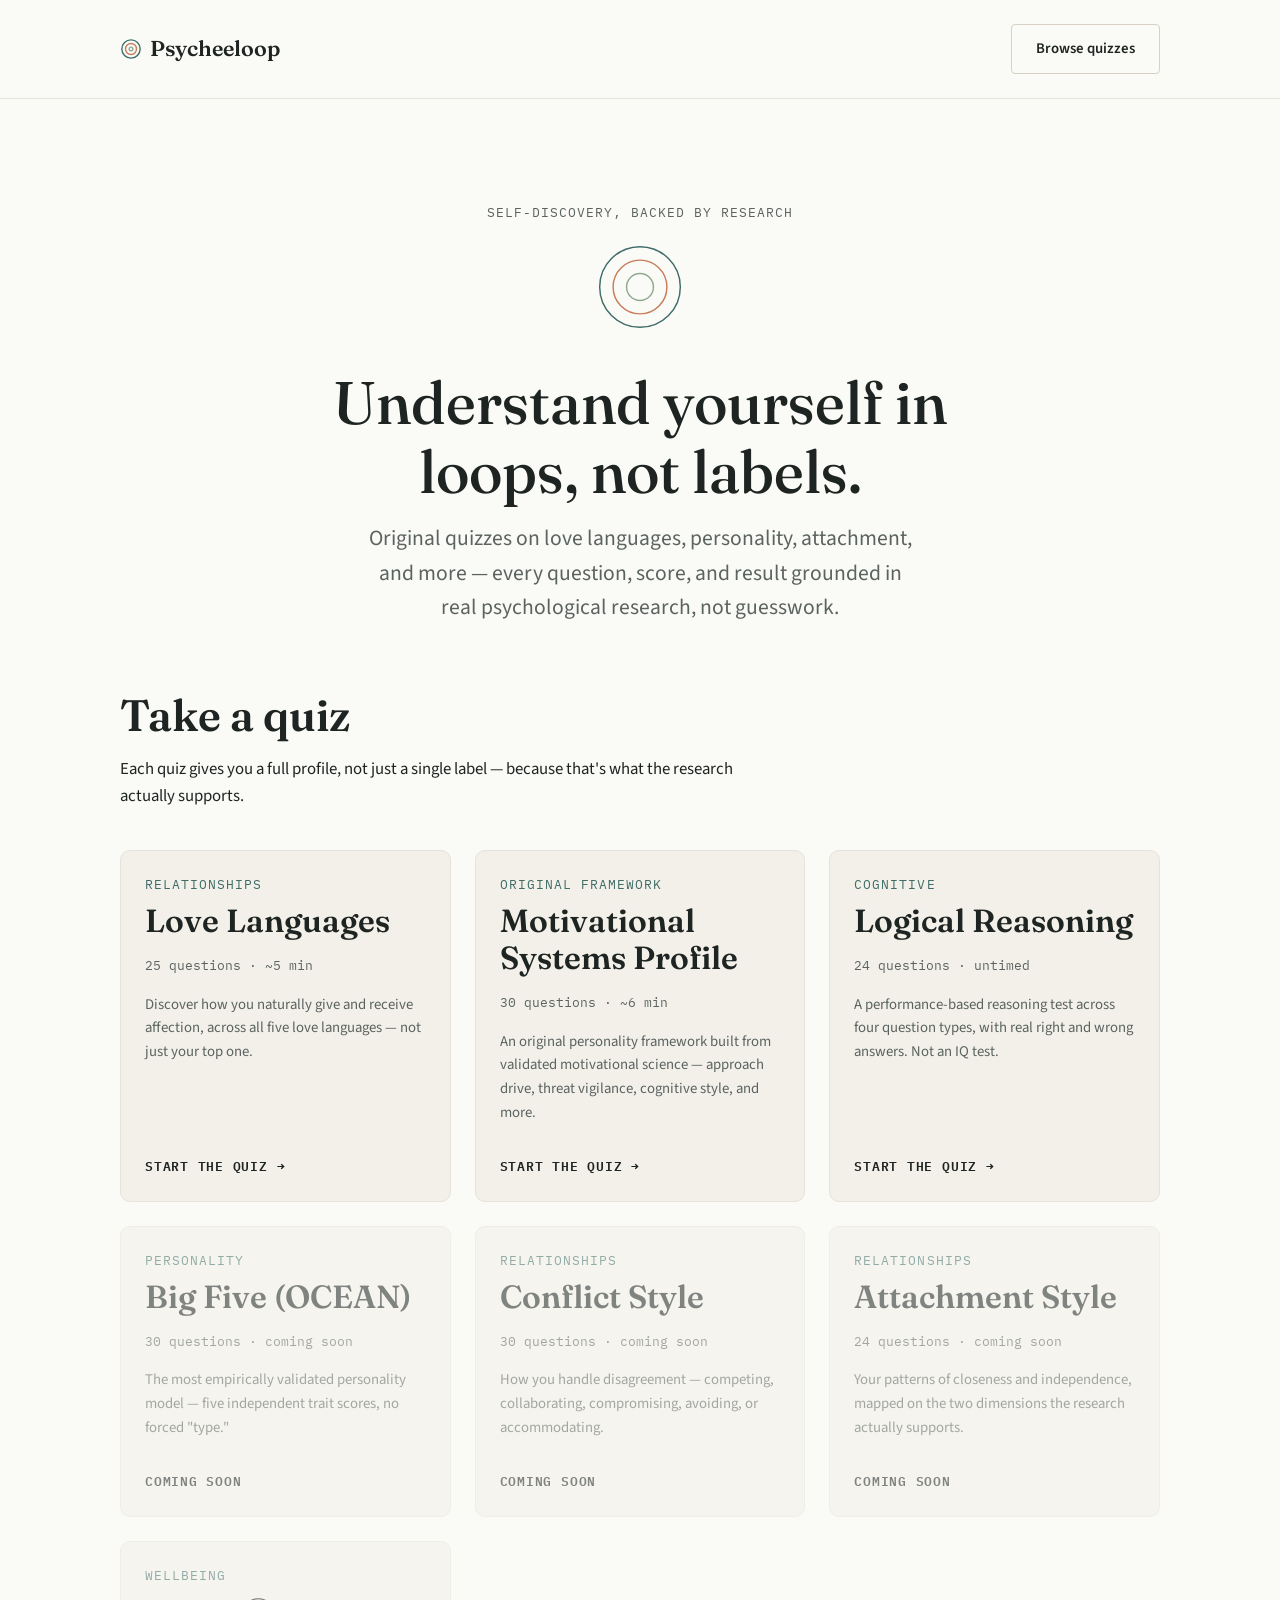
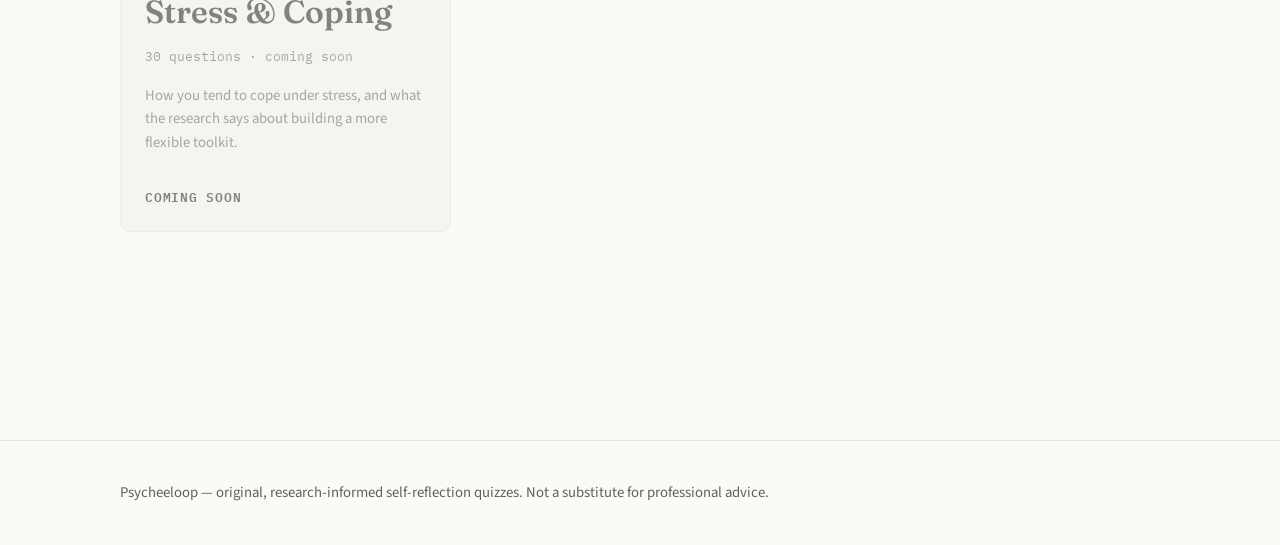
<file: index.html>
<!DOCTYPE html>
<html lang="en">
<head>
<meta charset="UTF-8">
<meta name="viewport" content="width=device-width, initial-scale=1.0">
<title>Psycheeloop — Original, Research-Backed Self-Discovery Quizzes</title>
<meta name="description" content="Original psychology quizzes on love languages, personality, attachment, conflict style, and more — each grounded in real research.">
<link rel="preconnect" href="https://fonts.googleapis.com">
<link href="https://fonts.googleapis.com/css2?family=Fraunces:wght@500;600&family=Source+Sans+3:wght@400;600&family=IBM+Plex+Mono:wght@400;500&display=swap" rel="stylesheet">
<link rel="stylesheet" href="css/theme.css">
<link rel="stylesheet" href="css/home.css">
</head>
<body>

<nav class="site-nav">
  <div class="container">
    <a class="brand" href="index.html">
      <svg class="brand-mark" viewBox="0 0 24 24" aria-hidden="true">
        <circle cx="12" cy="12" r="10" fill="none" stroke="#3F6C67" stroke-width="1.5"/>
        <circle cx="12" cy="12" r="6" fill="none" stroke="#C97B5A" stroke-width="1.5"/>
        <circle cx="12" cy="12" r="2" fill="none" stroke="#91A98F" stroke-width="1.5"/>
      </svg>
      Psycheeloop
    </a>
    <a class="btn btn-secondary" href="#quizzes">Browse quizzes</a>
  </div>
</nav>

<main>
  <section class="hero container">
    <span class="eyebrow">Self-discovery, backed by research</span>

    <svg class="hero-mark" viewBox="0 0 100 100" aria-hidden="true">
      <circle class="ring-outer"  cx="50" cy="50" r="42"/>
      <circle class="ring-middle" cx="50" cy="50" r="28"/>
      <circle class="ring-inner"  cx="50" cy="50" r="14"/>
    </svg>

    <h1>Understand yourself in loops, not labels.</h1>
    <p class="lede">Original quizzes on love languages, personality, attachment, and more — every question, score, and result grounded in real psychological research, not guesswork.</p>
  </section>

  <section class="container" id="quizzes">
    <h2>Take a quiz</h2>
    <p class="section-intro">Each quiz gives you a full profile, not just a single label — because that's what the research actually supports.</p>

    <div class="quiz-grid">

      <article class="quiz-card">
        <span class="eyebrow">Relationships</span>
        <h3>Love Languages</h3>
        <div class="quiz-meta">25 questions · ~5 min</div>
        <p>Discover how you naturally give and receive affection, across all five love languages — not just your top one.</p>
        <a class="card-link" href="quizzes/love-languages.html">Start the quiz →</a>
      </article>

      <article class="quiz-card">
        <span class="eyebrow">Original framework</span>
        <h3>Motivational Systems Profile</h3>
        <div class="quiz-meta">30 questions · ~6 min</div>
        <p>An original personality framework built from validated motivational science — approach drive, threat vigilance, cognitive style, and more.</p>
        <a class="card-link" href="quizzes/motivational-systems.html">Start the quiz →</a>
      </article>

      <article class="quiz-card">
        <span class="eyebrow">Cognitive</span>
        <h3>Logical Reasoning</h3>
        <div class="quiz-meta">24 questions · untimed</div>
        <p>A performance-based reasoning test across four question types, with real right and wrong answers. Not an IQ test.</p>
        <a class="card-link" href="quizzes/logical-reasoning.html">Start the quiz →</a>
      </article>

      <article class="quiz-card coming-soon">
        <span class="eyebrow">Personality</span>
        <h3>Big Five (OCEAN)</h3>
        <div class="quiz-meta">30 questions · coming soon</div>
        <p>The most empirically validated personality model — five independent trait scores, no forced "type."</p>
        <a class="card-link" href="#">Coming soon</a>
      </article>

      <article class="quiz-card coming-soon">
        <span class="eyebrow">Relationships</span>
        <h3>Conflict Style</h3>
        <div class="quiz-meta">30 questions · coming soon</div>
        <p>How you handle disagreement — competing, collaborating, compromising, avoiding, or accommodating.</p>
        <a class="card-link" href="#">Coming soon</a>
      </article>

      <article class="quiz-card coming-soon">
        <span class="eyebrow">Relationships</span>
        <h3>Attachment Style</h3>
        <div class="quiz-meta">24 questions · coming soon</div>
        <p>Your patterns of closeness and independence, mapped on the two dimensions the research actually supports.</p>
        <a class="card-link" href="#">Coming soon</a>
      </article>

      <article class="quiz-card coming-soon">
        <span class="eyebrow">Wellbeing</span>
        <h3>Stress &amp; Coping</h3>
        <div class="quiz-meta">30 questions · coming soon</div>
        <p>How you tend to cope under stress, and what the research says about building a more flexible toolkit.</p>
        <a class="card-link" href="#">Coming soon</a>
      </article>

    </div>
  </section>
</main>

<footer class="site-footer">
  <div class="container">Psycheeloop — original, research-informed self-reflection quizzes. Not a substitute for professional advice.</div>
</footer>

</body>
</html>
</file>
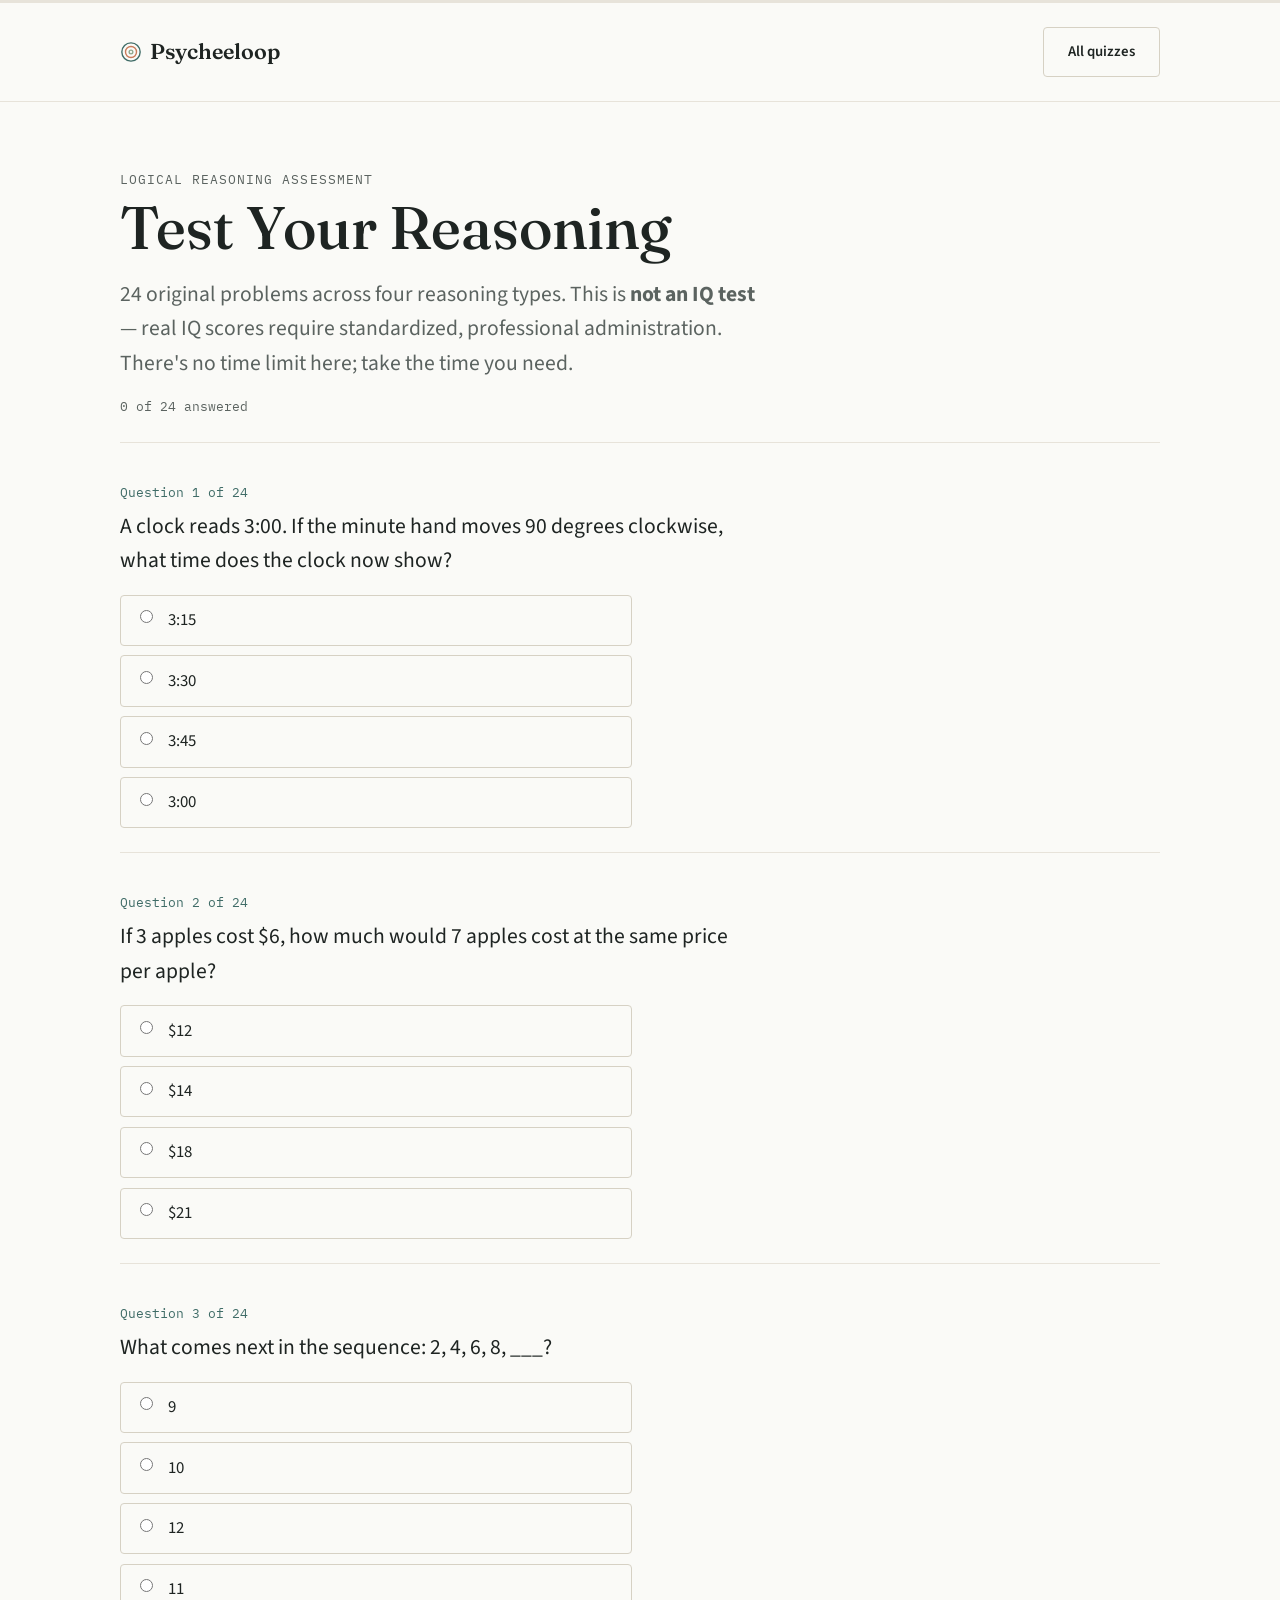
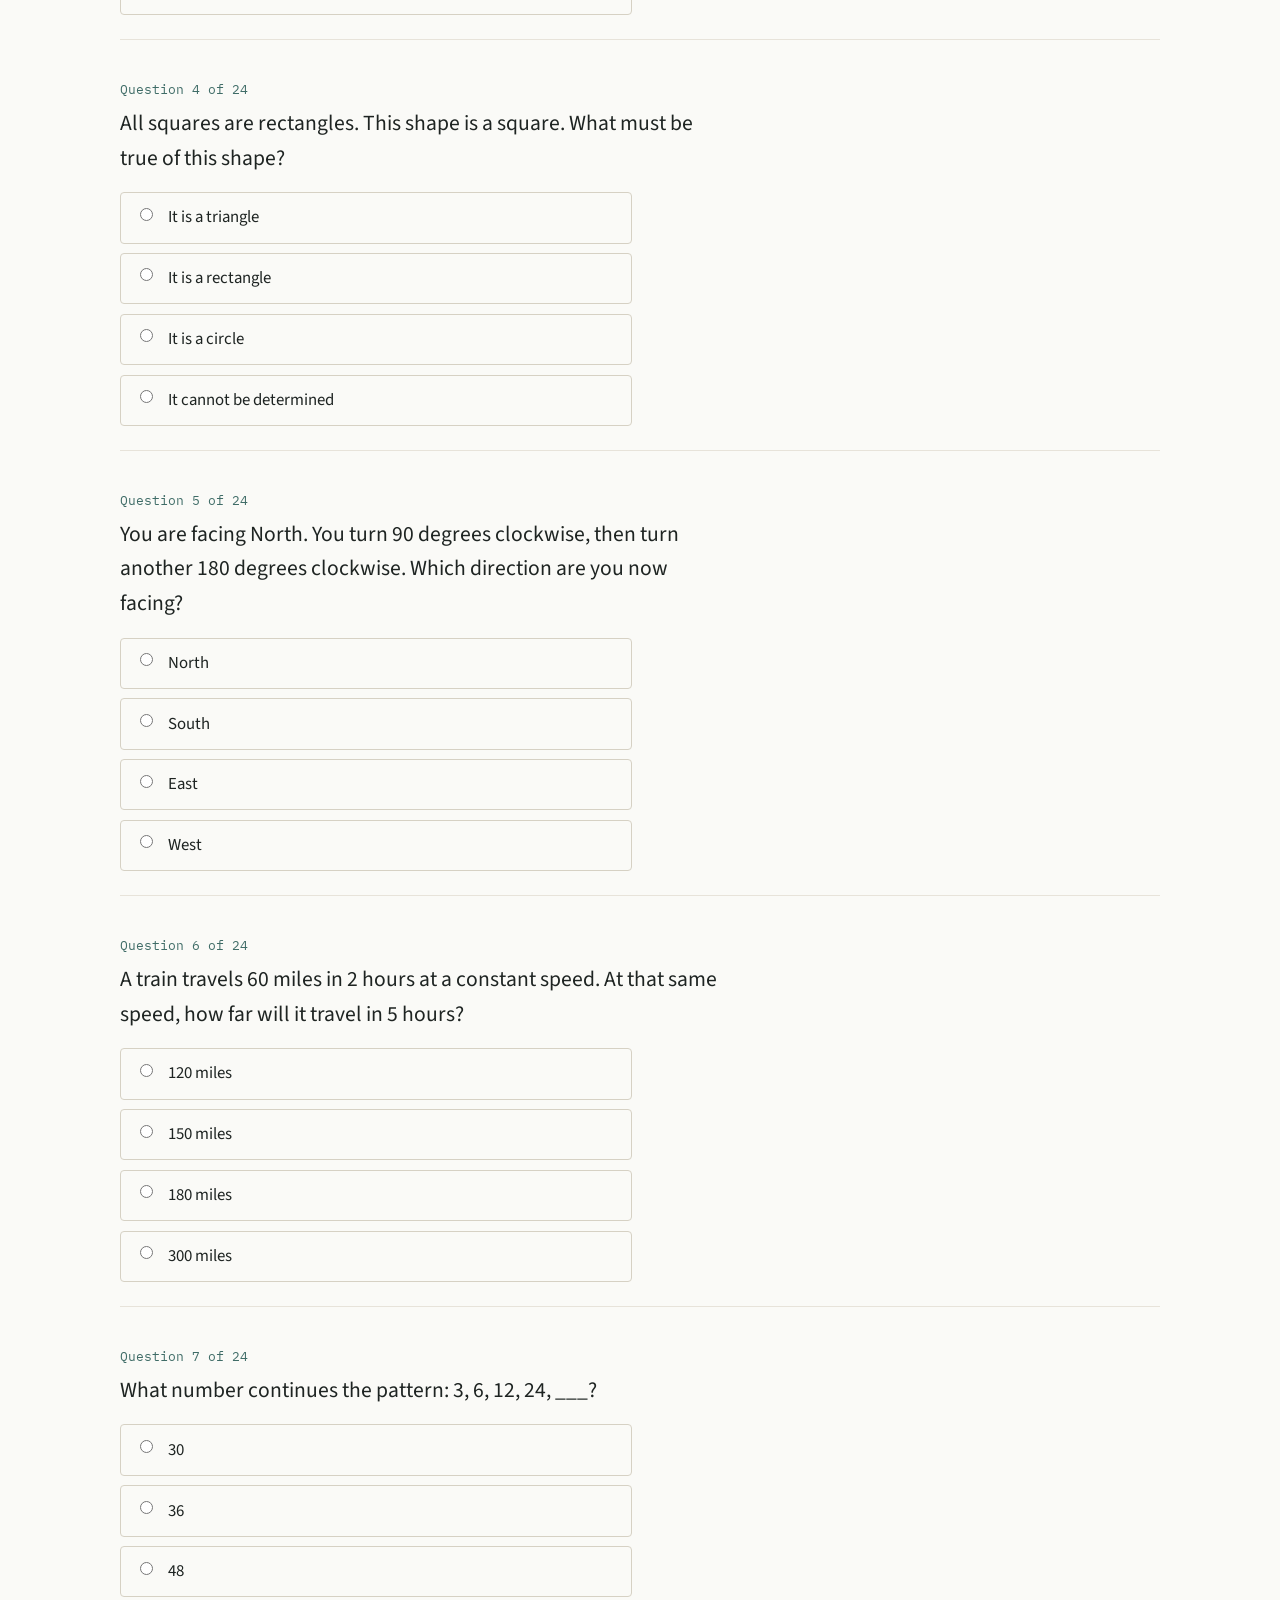
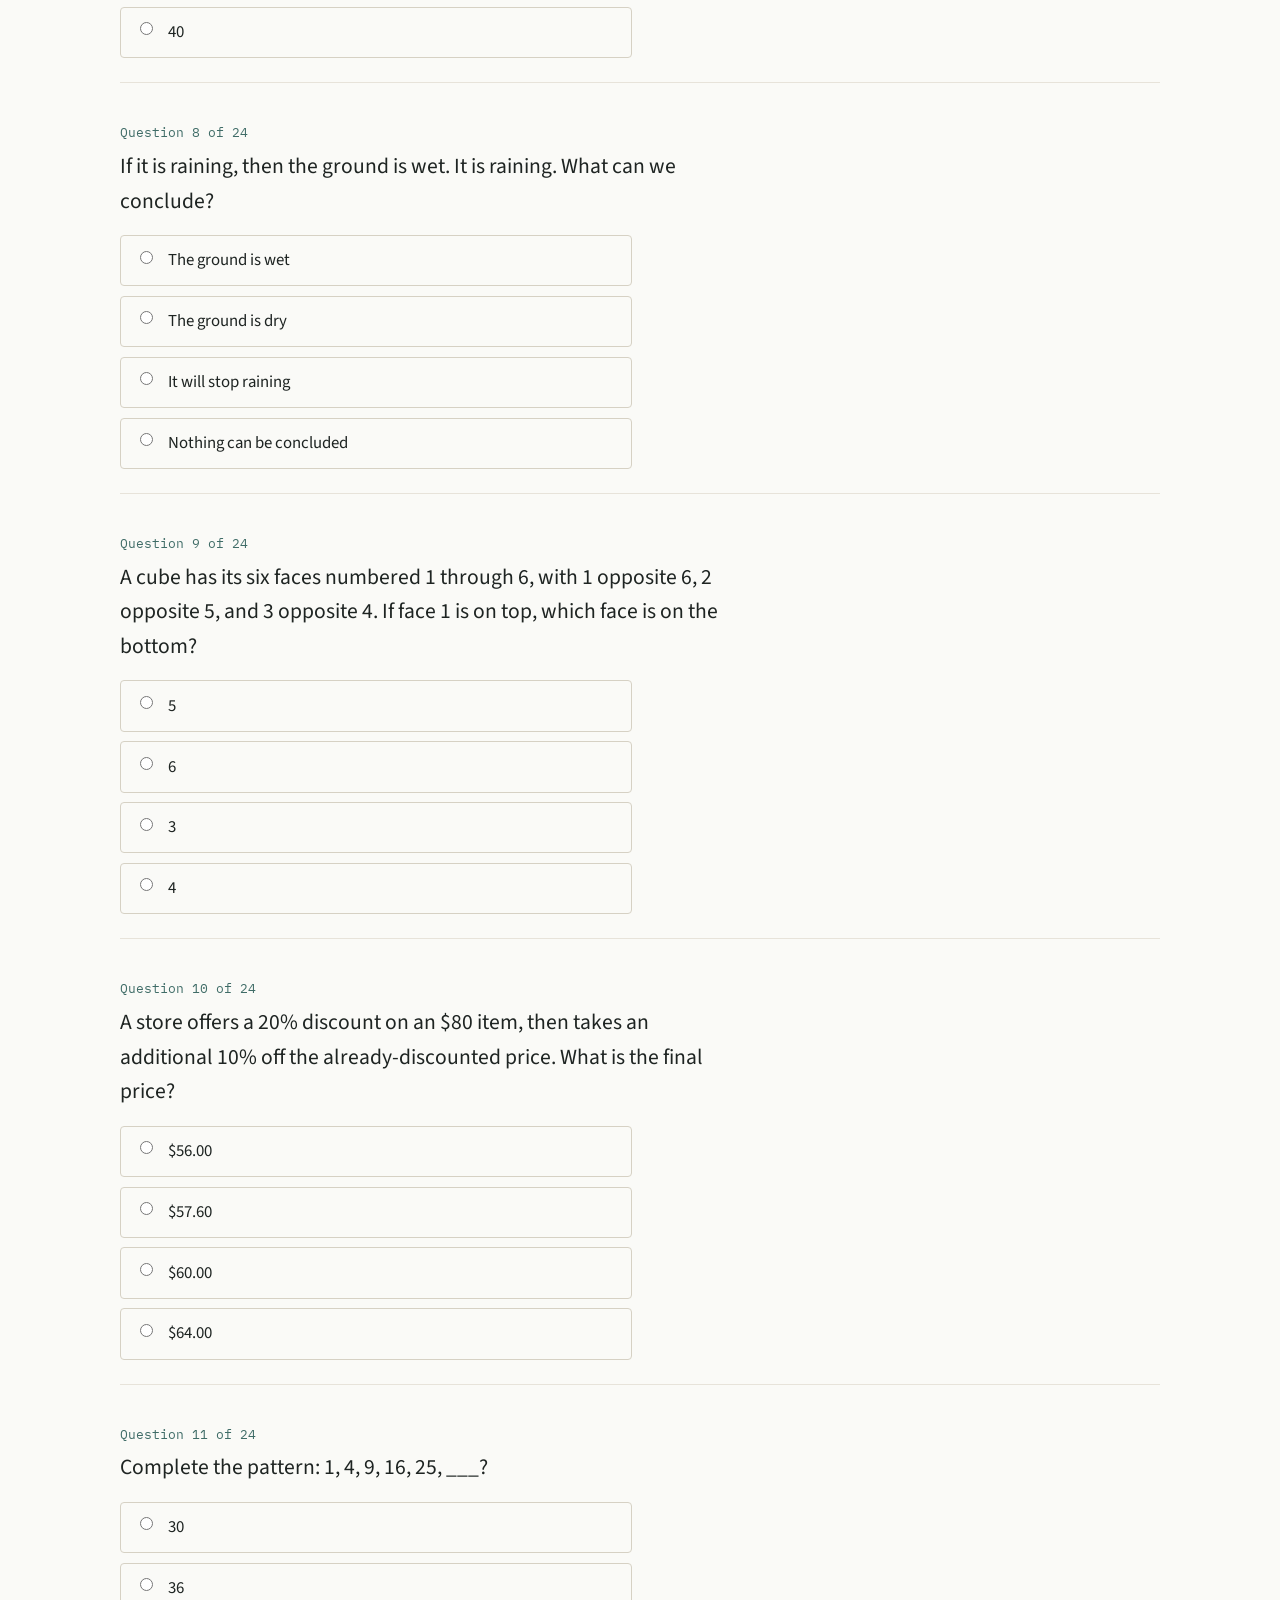
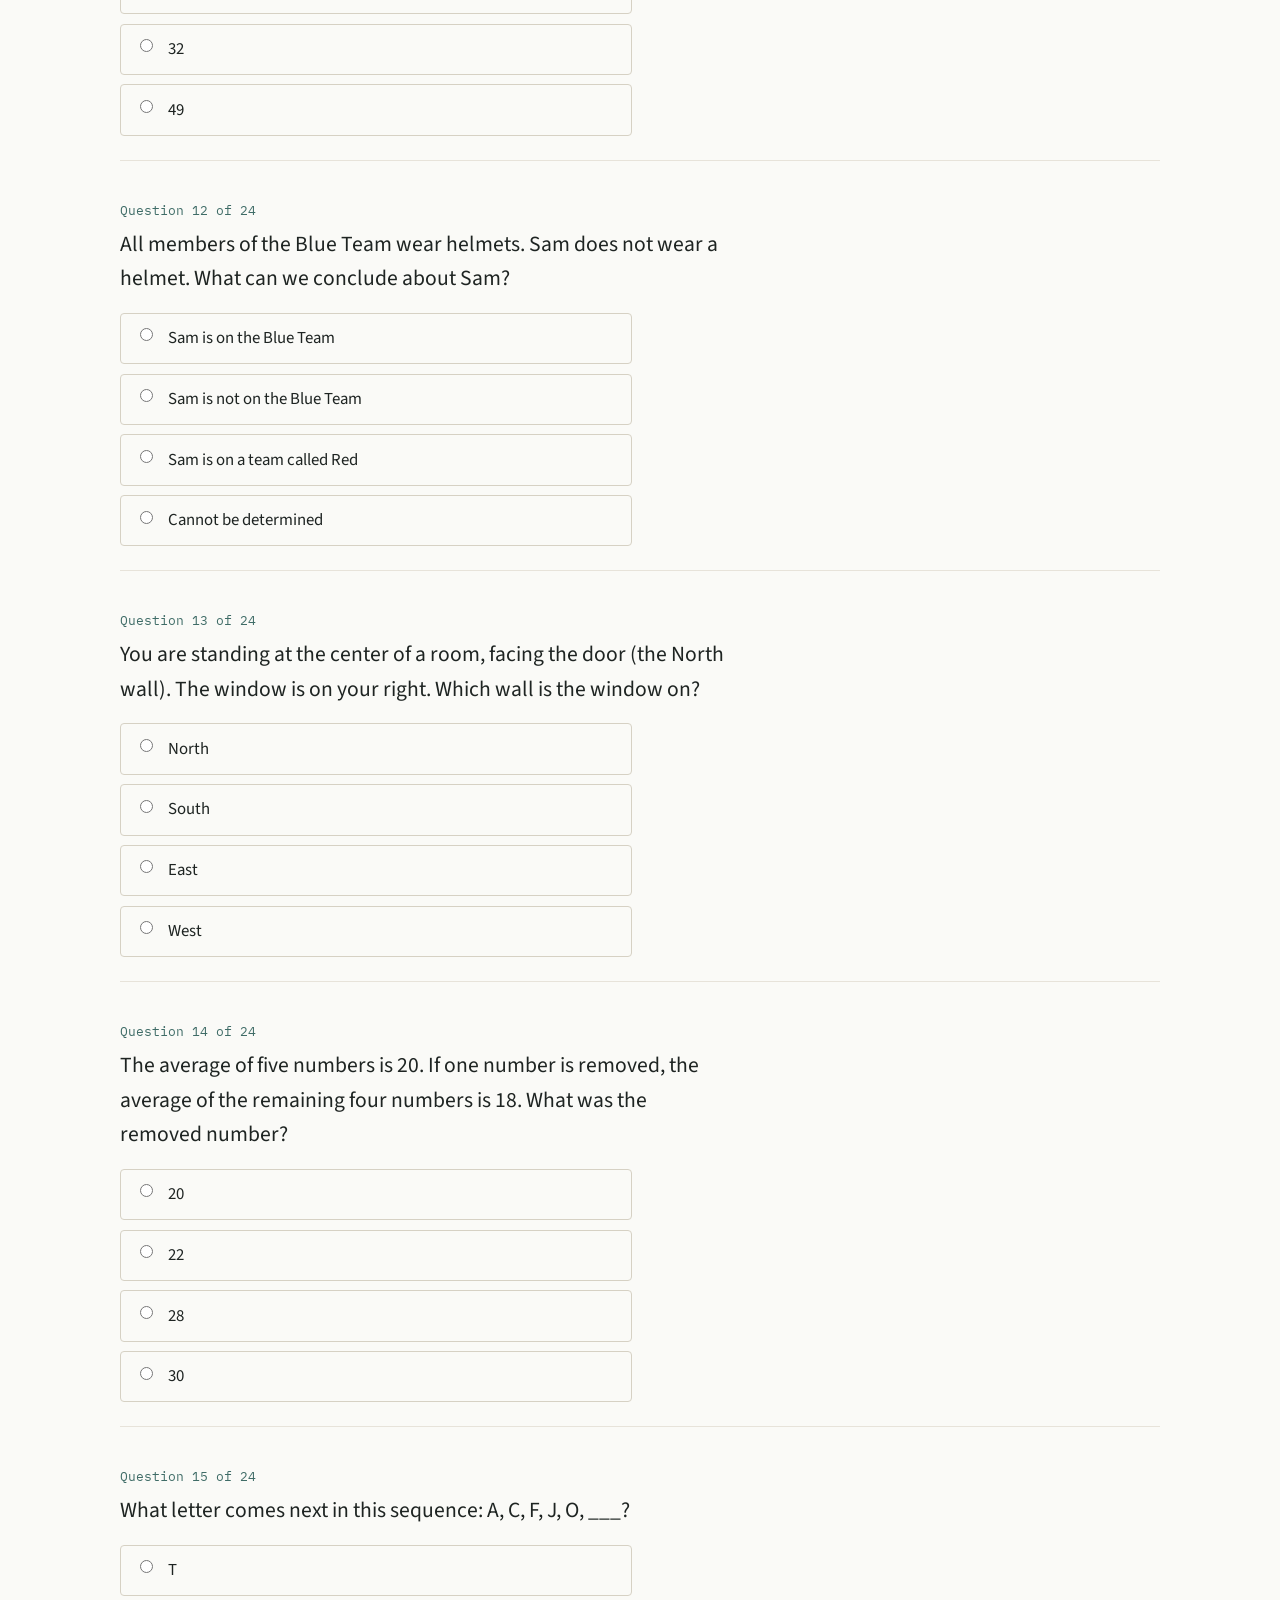
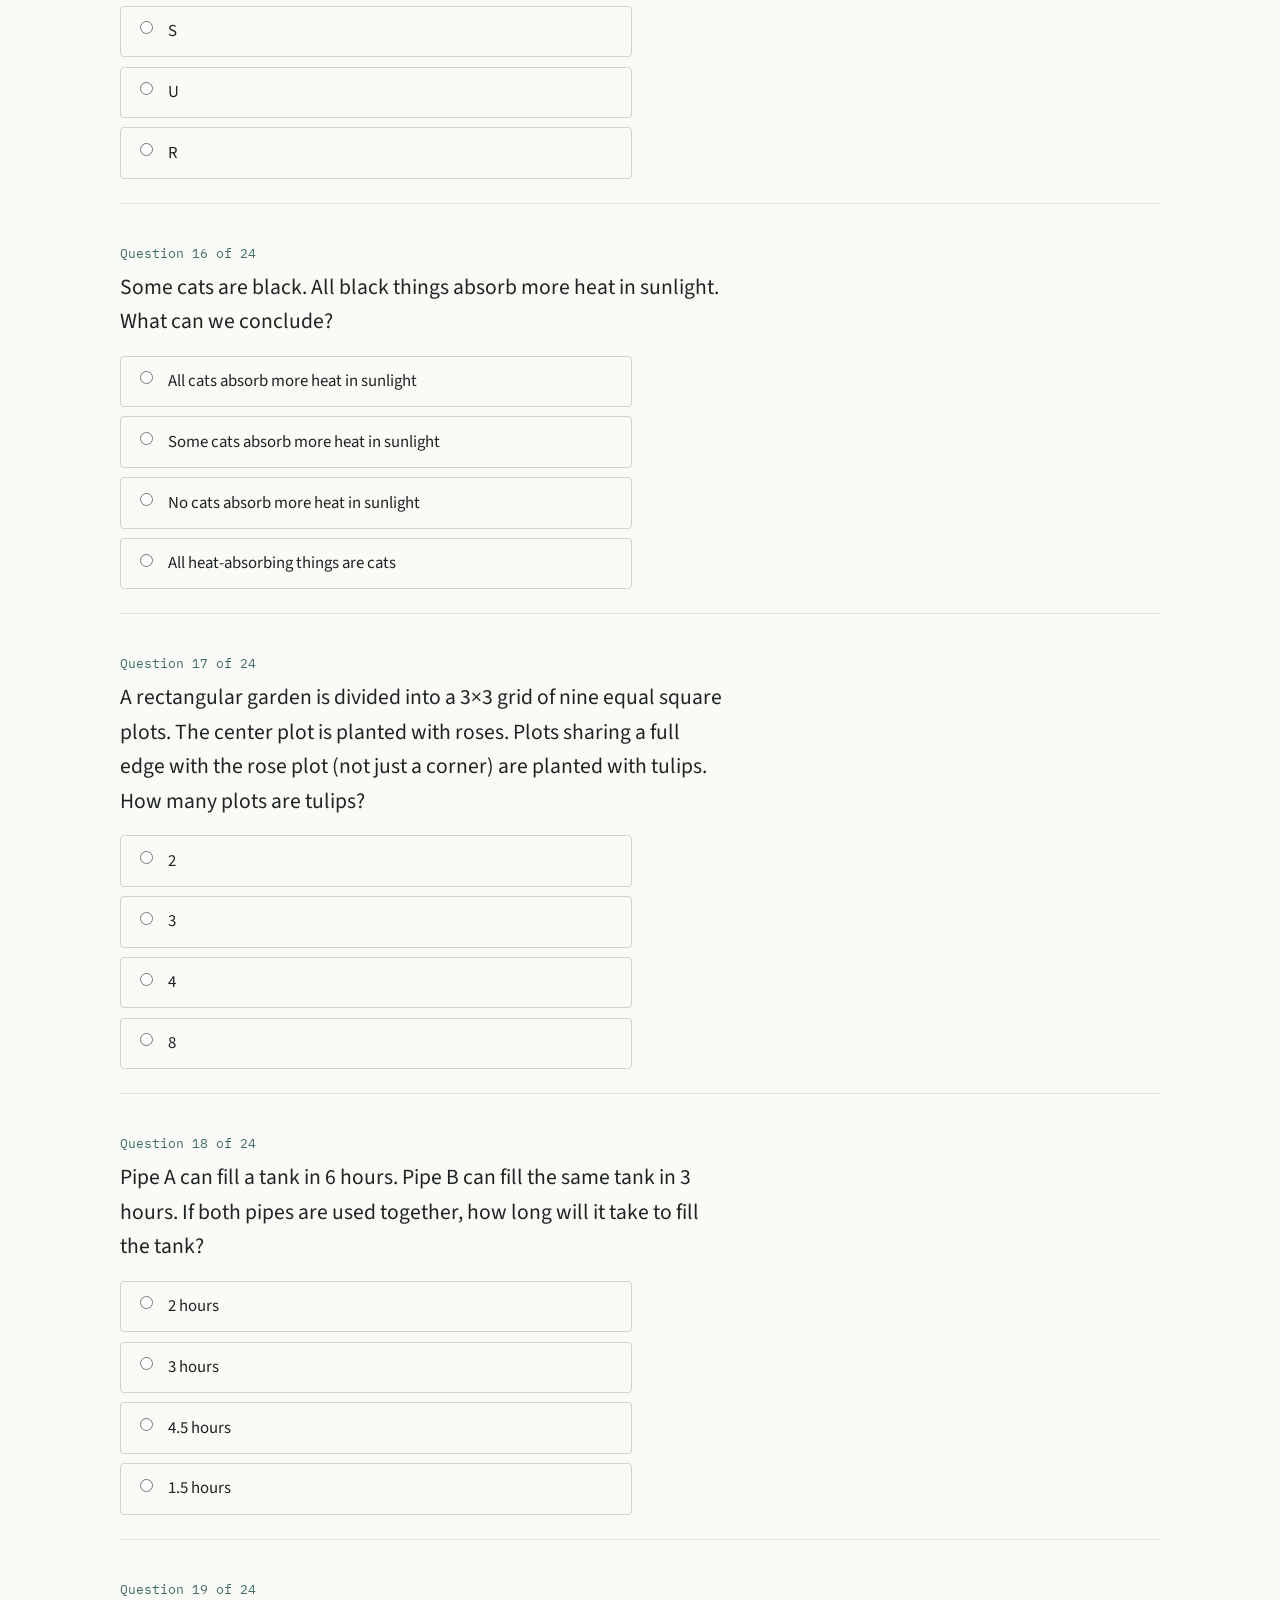
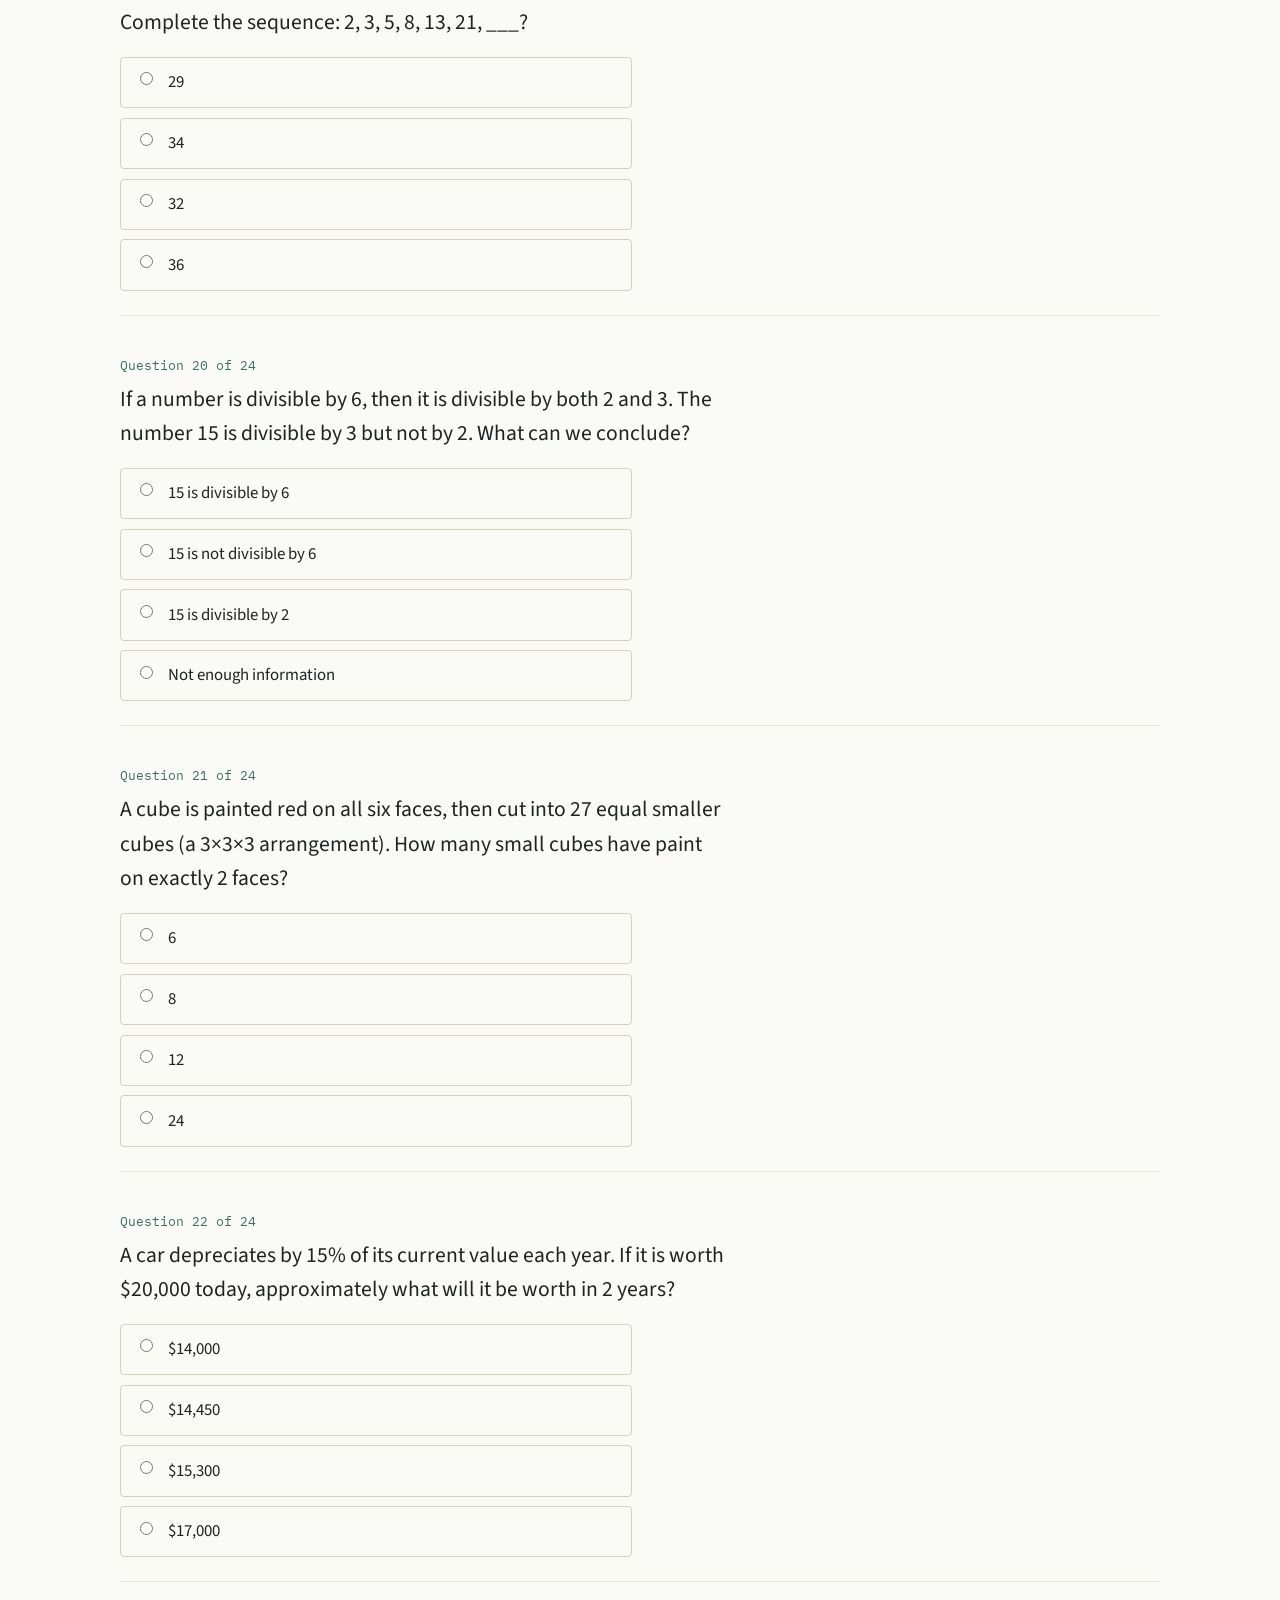
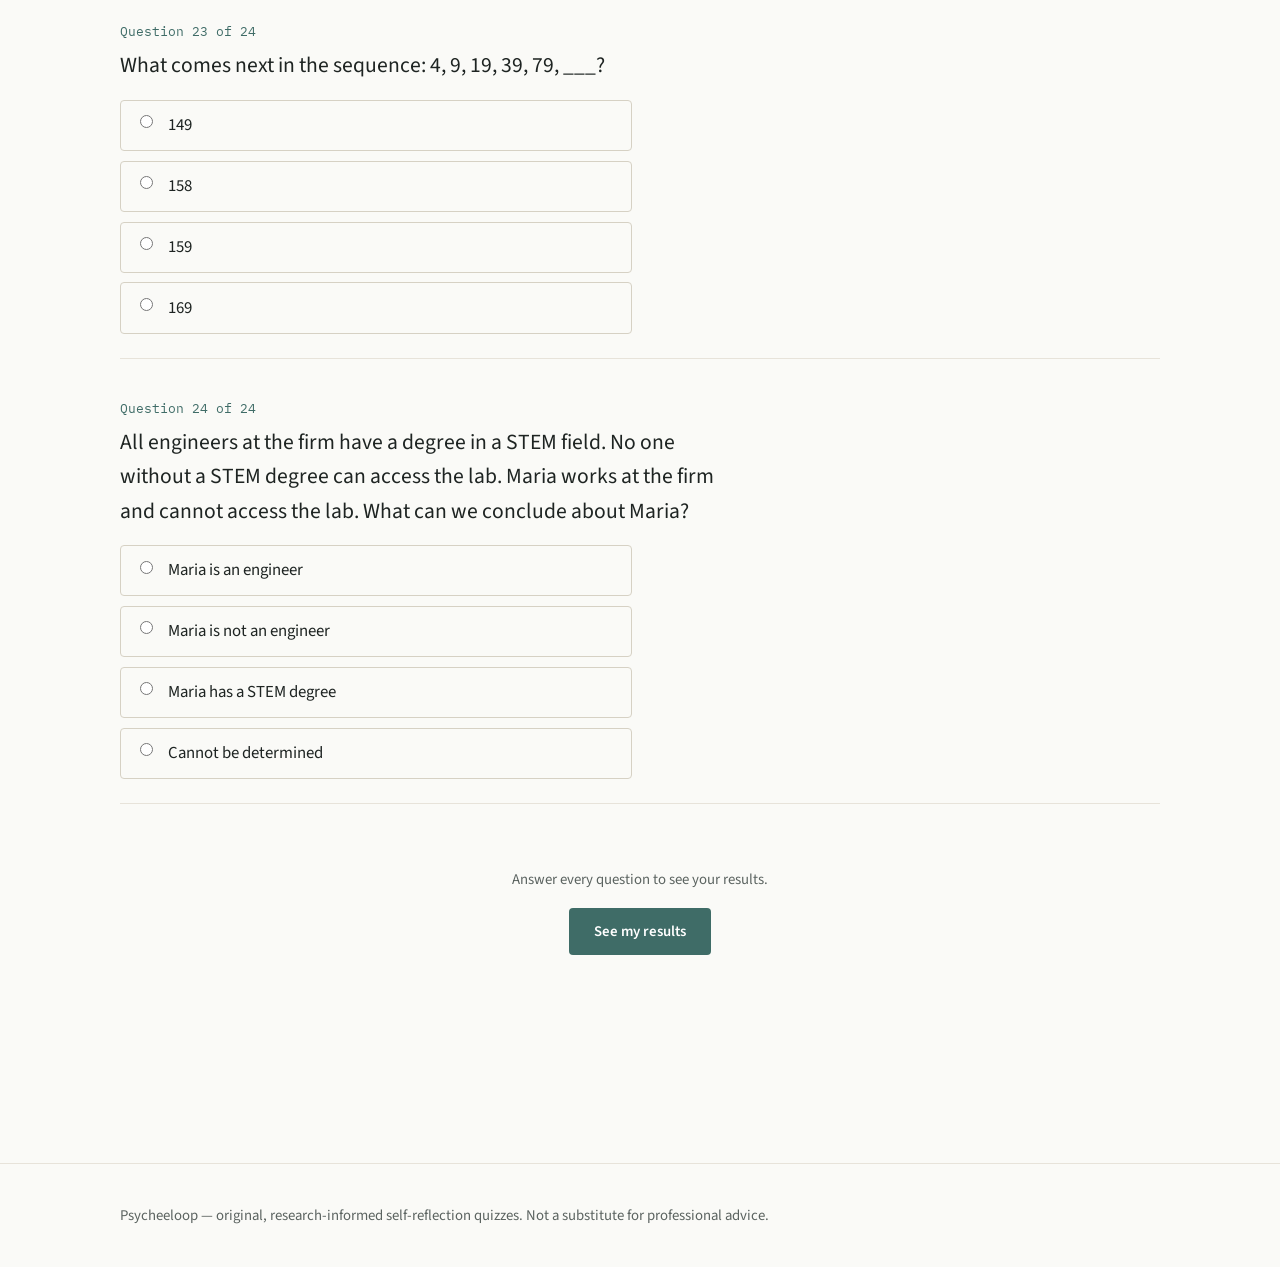
<file: quizzes/logical-reasoning.html>
<!DOCTYPE html>
<html lang="en">
<head>
<meta charset="UTF-8">
<meta name="viewport" content="width=device-width, initial-scale=1.0">
<title>Logical Reasoning Assessment — Psycheeloop</title>
<meta name="description" content="A performance-based reasoning test across four question types. Not an IQ test.">
<link rel="preconnect" href="https://fonts.googleapis.com">
<link href="https://fonts.googleapis.com/css2?family=Fraunces:wght@500;600&family=Source+Sans+3:wght@400;600&family=IBM+Plex+Mono:wght@400;500&display=swap" rel="stylesheet">
<link rel="stylesheet" href="../css/theme.css">
<link rel="stylesheet" href="../css/quiz.css">
</head>
<body>

<div class="progress-track"><div class="progress-fill" id="progress-fill"></div></div>

<nav class="site-nav">
  <div class="container">
    <a class="brand" href="../index.html">
      <svg class="brand-mark" viewBox="0 0 24 24" aria-hidden="true">
        <circle cx="12" cy="12" r="10" fill="none" stroke="#3F6C67" stroke-width="1.5"/>
        <circle cx="12" cy="12" r="6" fill="none" stroke="#C97B5A" stroke-width="1.5"/>
        <circle cx="12" cy="12" r="2" fill="none" stroke="#91A98F" stroke-width="1.5"/>
      </svg>
      Psycheeloop
    </a>
    <a class="btn btn-secondary" href="../index.html">All quizzes</a>
  </div>
</nav>

<main class="container">

  <section id="quiz-section">
    <div class="quiz-header">
      <span class="eyebrow">Logical Reasoning Assessment</span>
      <h1>Test Your Reasoning</h1>
      <p class="lede">24 original problems across four reasoning types. This is <strong>not an IQ test</strong> — real IQ scores require standardized, professional administration. There's no time limit here; take the time you need.</p>
      <div class="quiz-meta-row"><span id="submit-hint">0 of 24 answered</span></div>
    </div>

    <div class="question-list" id="question-list"></div>

    <div class="quiz-submit">
      <p class="hint">Answer every question to see your results.</p>
      <button class="btn btn-primary" id="submit-btn" disabled>See my results</button>
    </div>
  </section>

  <section id="results-section" style="display:none;">
    <div class="results-header">
      <span class="eyebrow">Your Reasoning Results</span>
      <h2 class="result-headline" id="result-headline"></h2>
      <p class="result-sub" id="result-sub"></p>
    </div>

    <div class="chart-wrap">
      <div class="bar-chart" id="bar-chart"></div>
    </div>

    <div class="result-sections" id="result-cards"></div>

    <div class="disclaimer-box" id="result-disclaimer"></div>

    <h3 style="text-align:center; margin-top: var(--space-4);">Answer Review</h3>
    <div class="result-sections" id="answer-review"></div>

    <div class="retake-row">
      <button class="btn btn-secondary" id="retake-btn">Retake the quiz</button>
    </div>
  </section>

</main>

<footer class="site-footer">
  <div class="container">Psycheeloop — original, research-informed self-reflection quizzes. Not a substitute for professional advice.</div>
</footer>

<script src="../data/logical-reasoning.js"></script>
<script src="../js/reasoning-engine.js"></script>
</body>
</html>
</file>
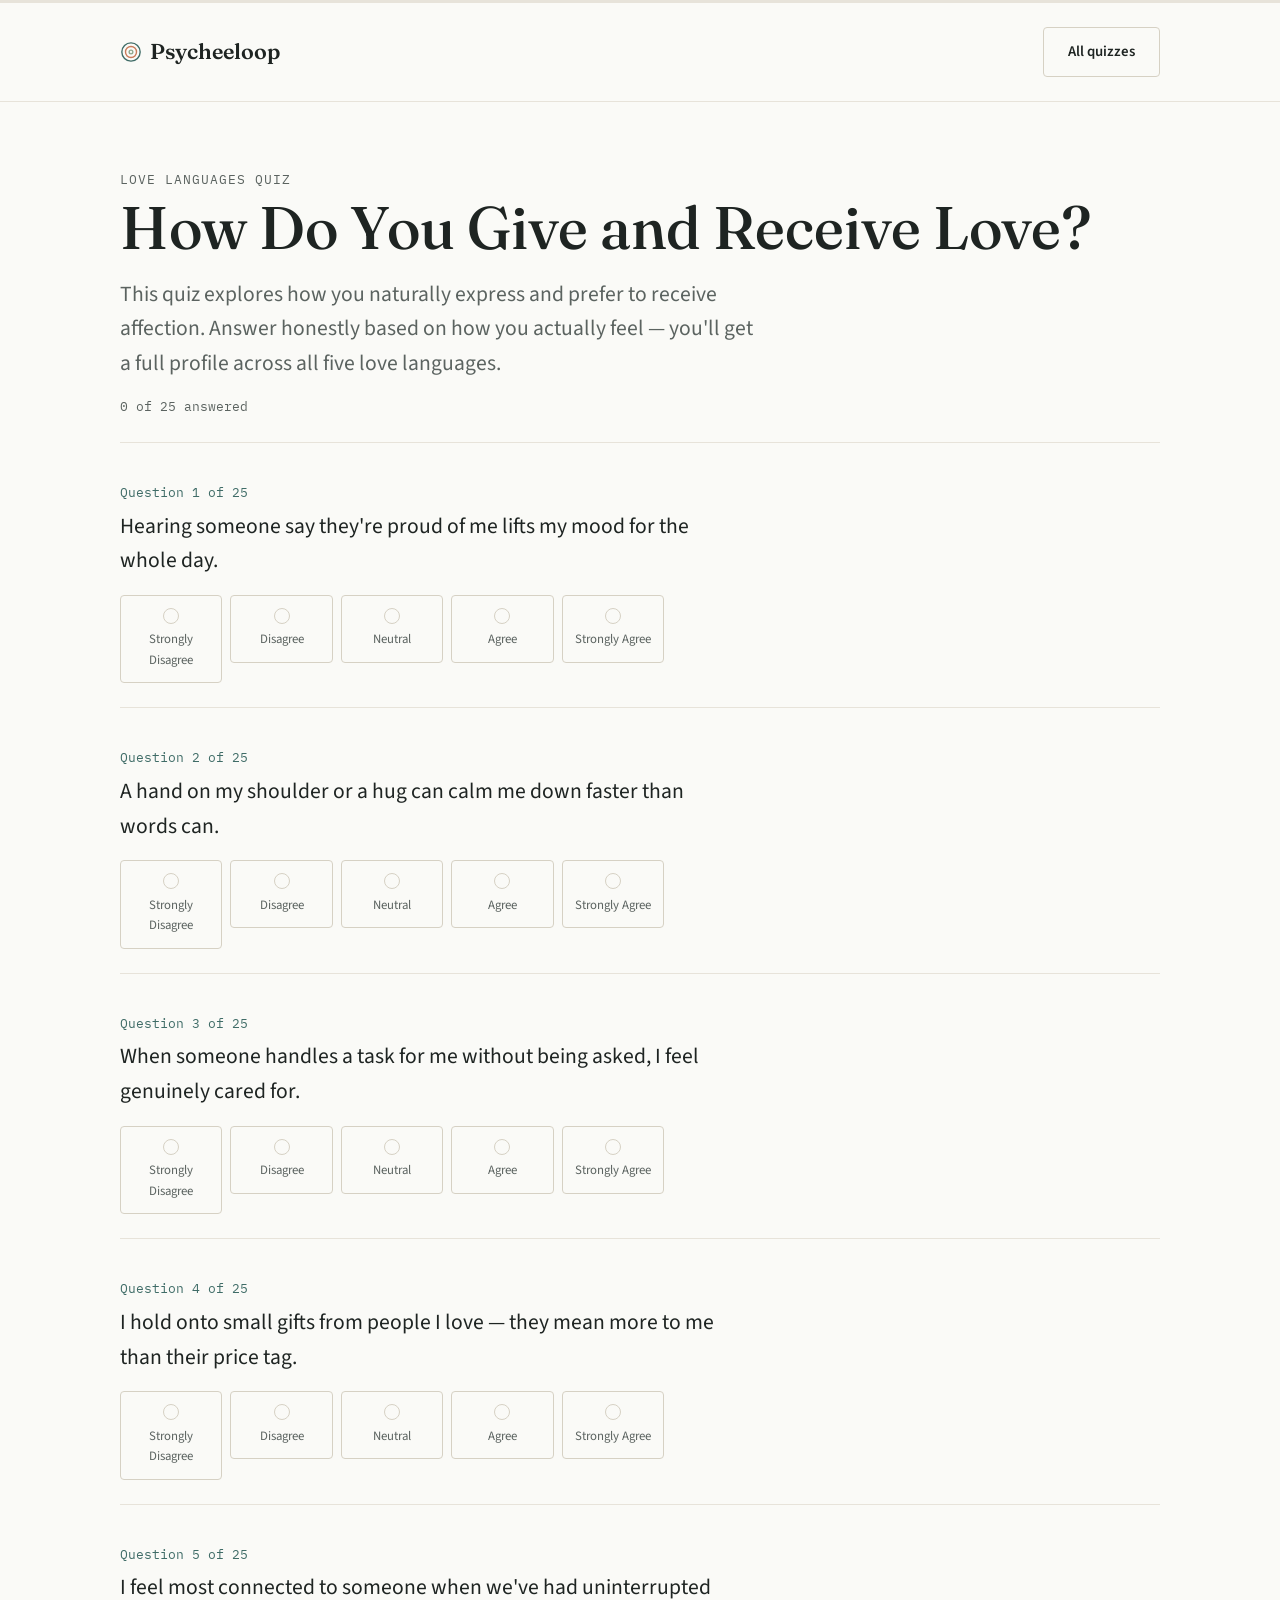
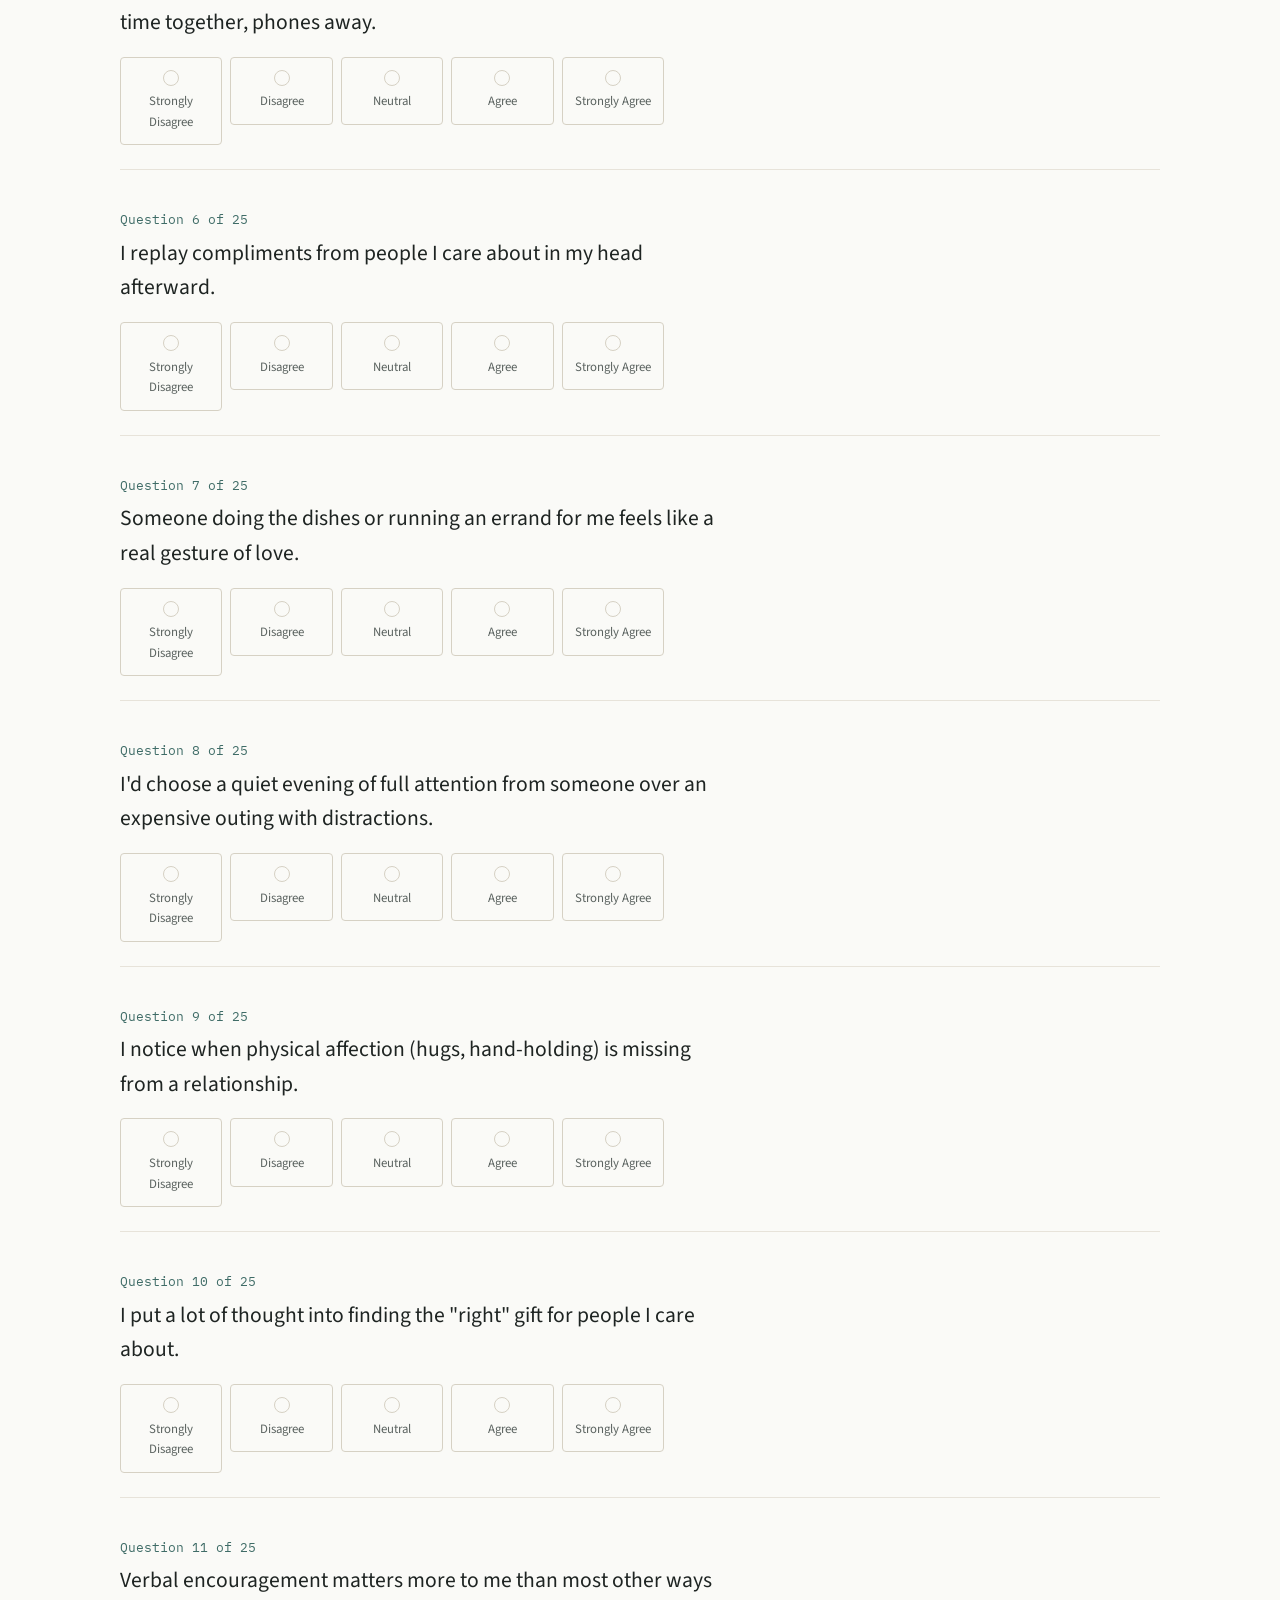
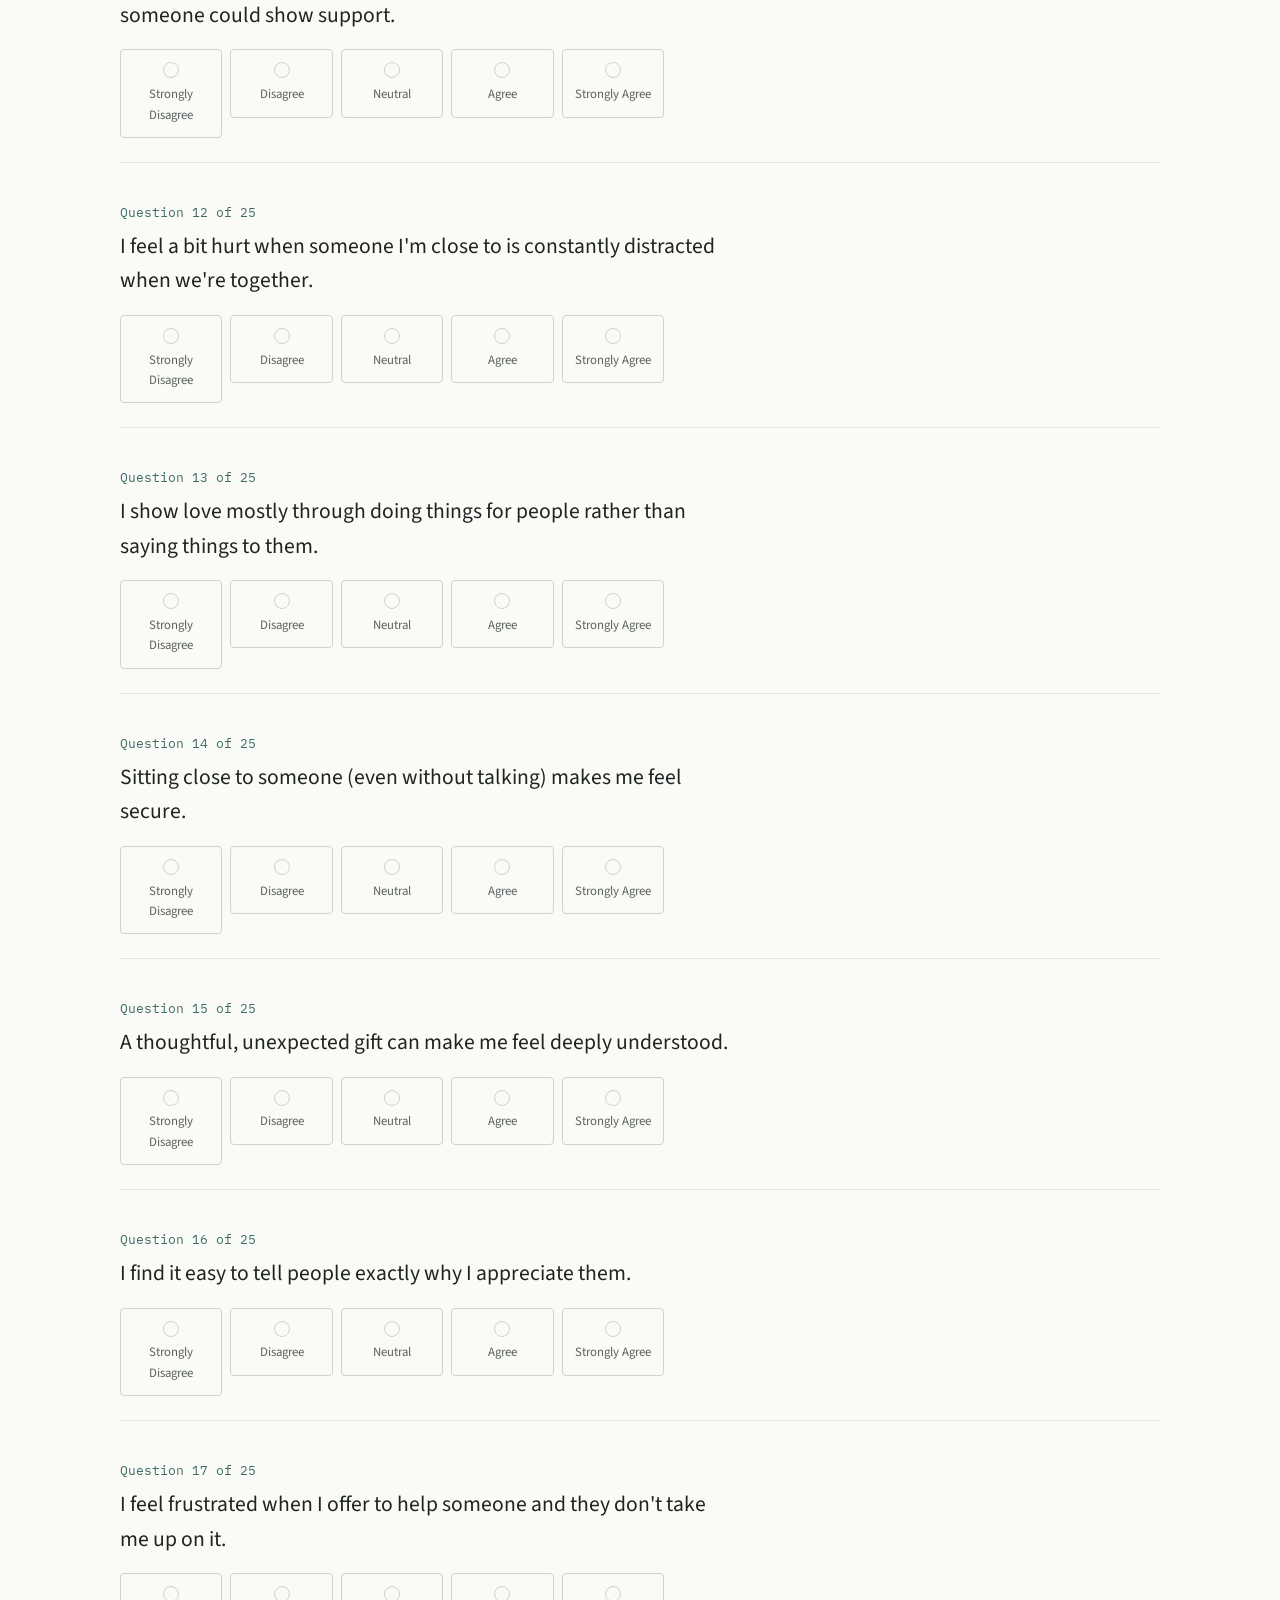
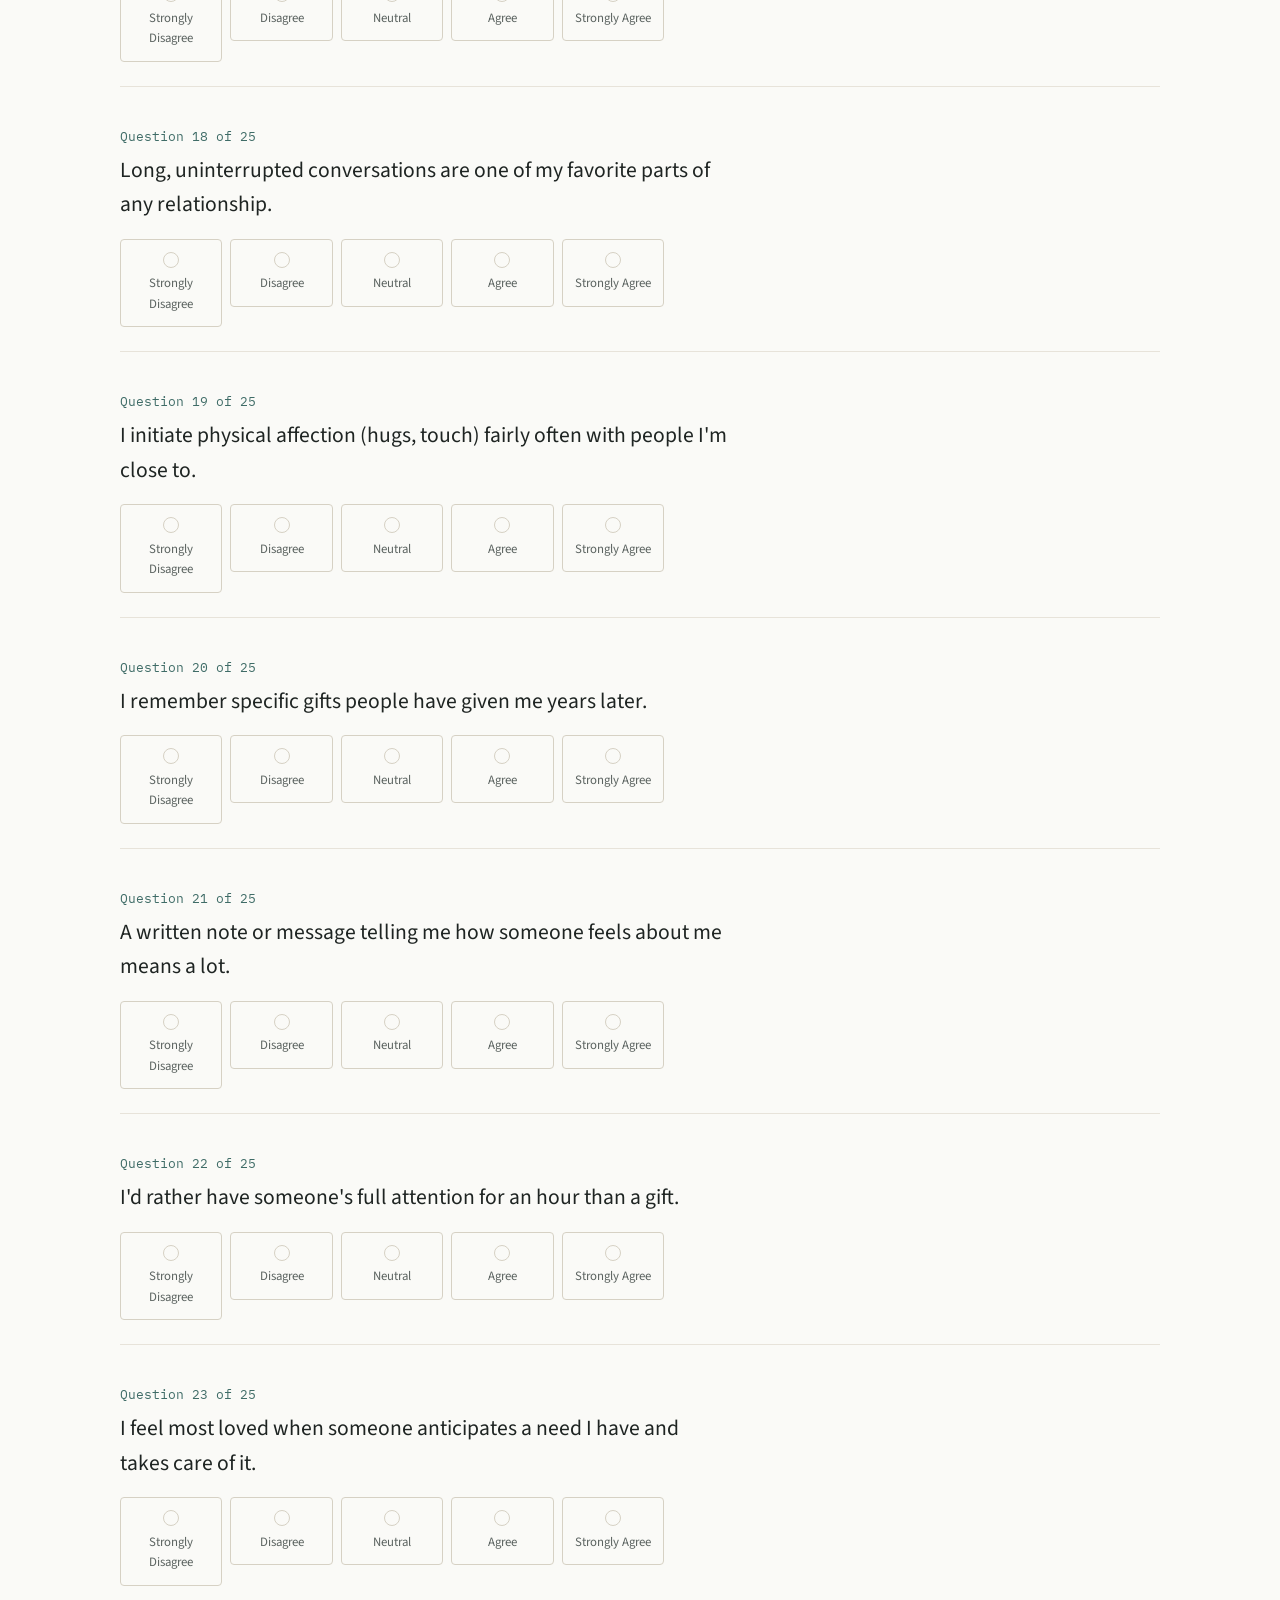
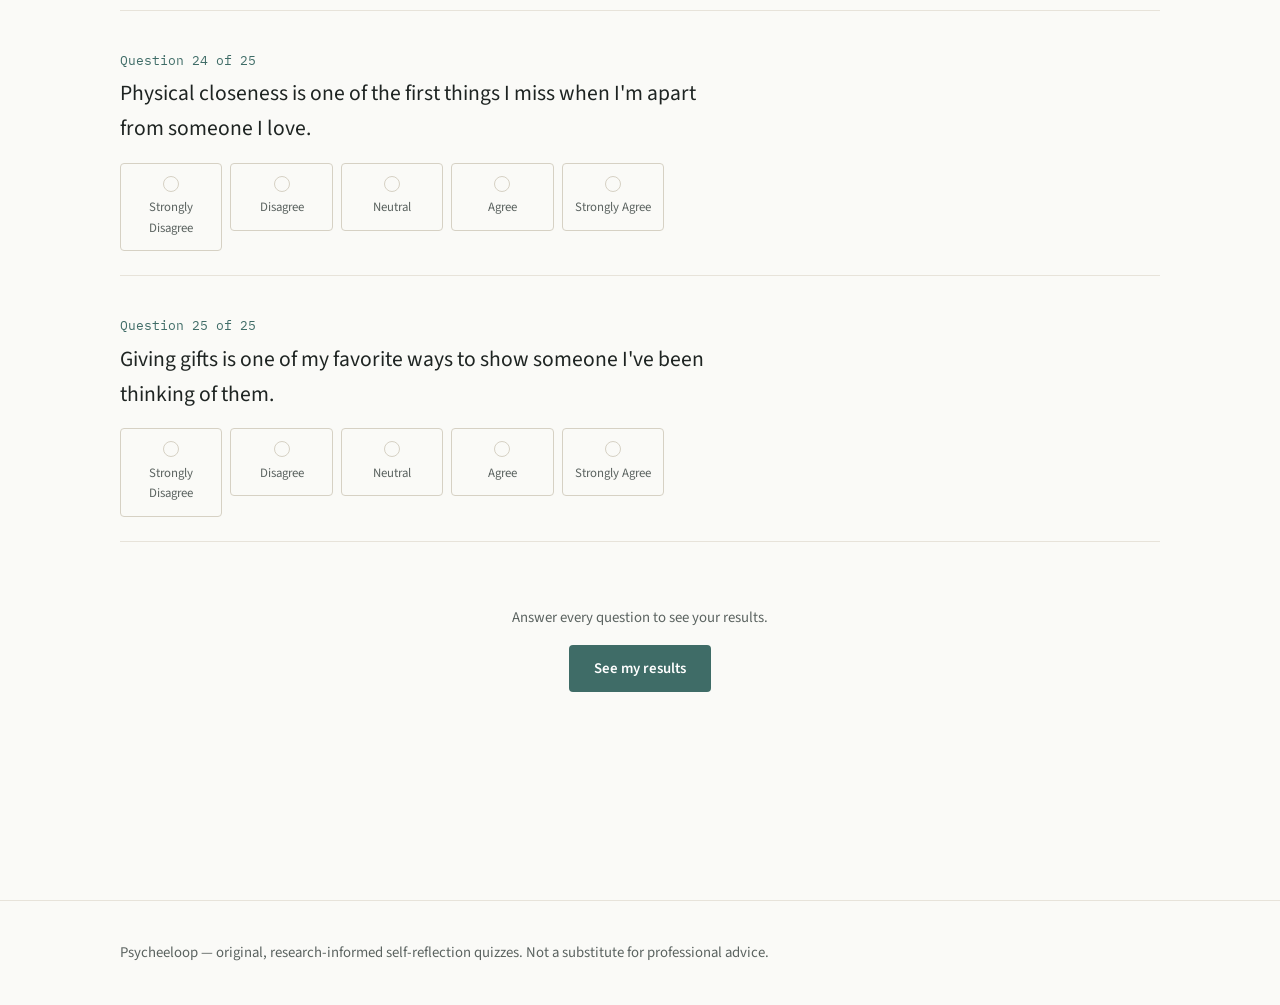
<file: quizzes/love-languages.html>
<!DOCTYPE html>
<html lang="en">
<head>
<meta charset="UTF-8">
<meta name="viewport" content="width=device-width, initial-scale=1.0">
<title>Love Languages Quiz — Psycheeloop</title>
<meta name="description" content="Discover how you naturally give and receive love, backed by relationship research.">
<link rel="preconnect" href="https://fonts.googleapis.com">
<link href="https://fonts.googleapis.com/css2?family=Fraunces:wght@500;600&family=Source+Sans+3:wght@400;600&family=IBM+Plex+Mono:wght@400;500&display=swap" rel="stylesheet">
<link rel="stylesheet" href="../css/theme.css">
<link rel="stylesheet" href="../css/quiz.css">
</head>
<body>

<div class="progress-track"><div class="progress-fill" id="progress-fill"></div></div>

<nav class="site-nav">
  <div class="container">
    <a class="brand" href="../index.html">
      <svg class="brand-mark" viewBox="0 0 24 24" aria-hidden="true">
        <circle cx="12" cy="12" r="10" fill="none" stroke="#3F6C67" stroke-width="1.5"/>
        <circle cx="12" cy="12" r="6" fill="none" stroke="#C97B5A" stroke-width="1.5"/>
        <circle cx="12" cy="12" r="2" fill="none" stroke="#91A98F" stroke-width="1.5"/>
      </svg>
      Psycheeloop
    </a>
    <a class="btn btn-secondary" href="../index.html">All quizzes</a>
  </div>
</nav>

<main class="container">

  <section id="quiz-section">
    <div class="quiz-header">
      <span class="eyebrow">Love Languages Quiz</span>
      <h1>How Do You Give and Receive Love?</h1>
      <p class="lede">This quiz explores how you naturally express and prefer to receive affection. Answer honestly based on how you actually feel — you'll get a full profile across all five love languages.</p>
      <div class="quiz-meta-row"><span id="submit-hint">0 of 25 answered</span></div>
    </div>

    <div class="question-list" id="question-list"></div>

    <div class="quiz-submit">
      <p class="hint">Answer every question to see your results.</p>
      <button class="btn btn-primary" id="submit-btn" disabled>See my results</button>
    </div>
  </section>

  <section id="results-section" style="display:none;">
    <div class="results-header">
      <span class="eyebrow">Your Love Languages Profile</span>
      <h2 class="result-headline" id="result-headline"></h2>
      <p class="result-sub" id="result-sub"></p>
    </div>

    <div class="chart-wrap">
      <div class="bar-chart" id="bar-chart"></div>
    </div>

    <div class="result-sections" id="result-cards"></div>

    <div class="disclaimer-box" id="result-disclaimer"></div>

    <div class="retake-row">
      <button class="btn btn-secondary" id="retake-btn">Retake the quiz</button>
    </div>
  </section>

</main>

<footer class="site-footer">
  <div class="container">Psycheeloop — original, research-informed self-reflection quizzes. Not a substitute for professional advice.</div>
</footer>

<script src="../data/love-languages.js"></script>
<script src="../js/quiz-engine.js"></script>
</body>
</html>
</file>
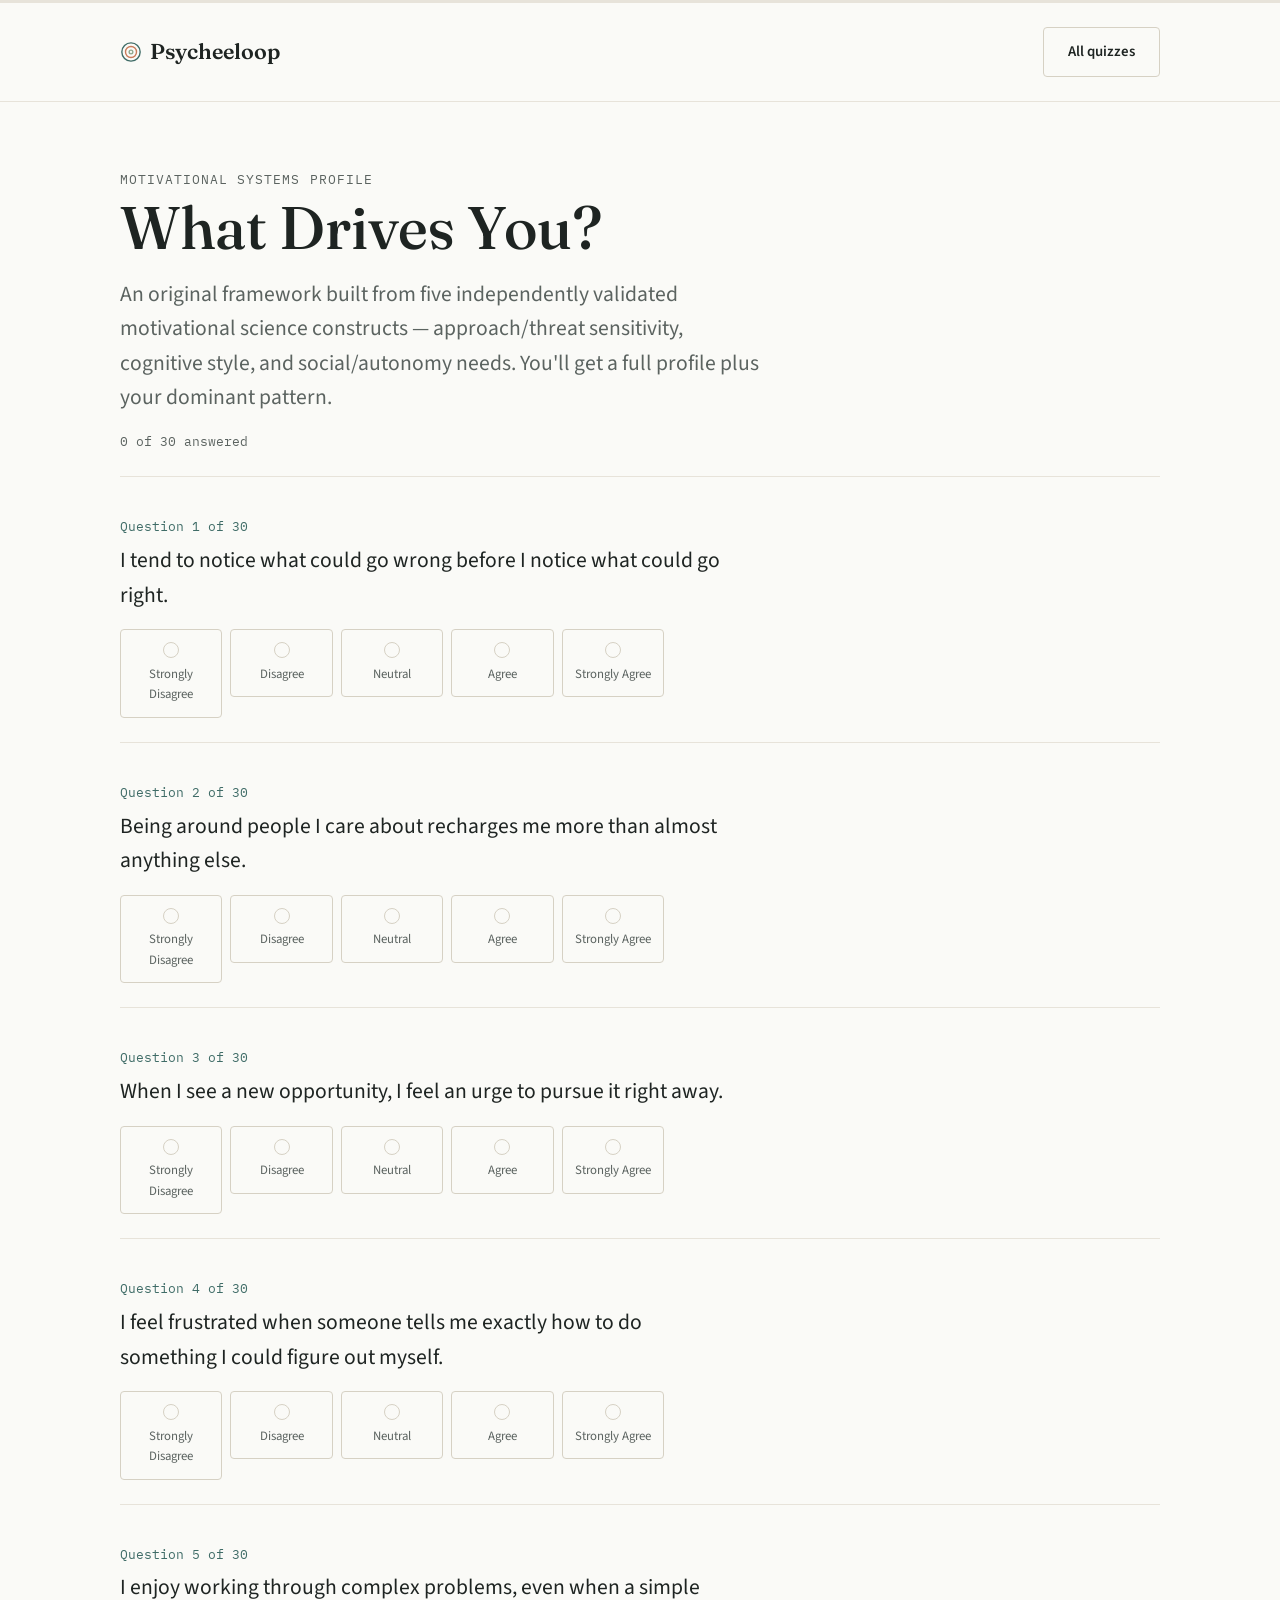
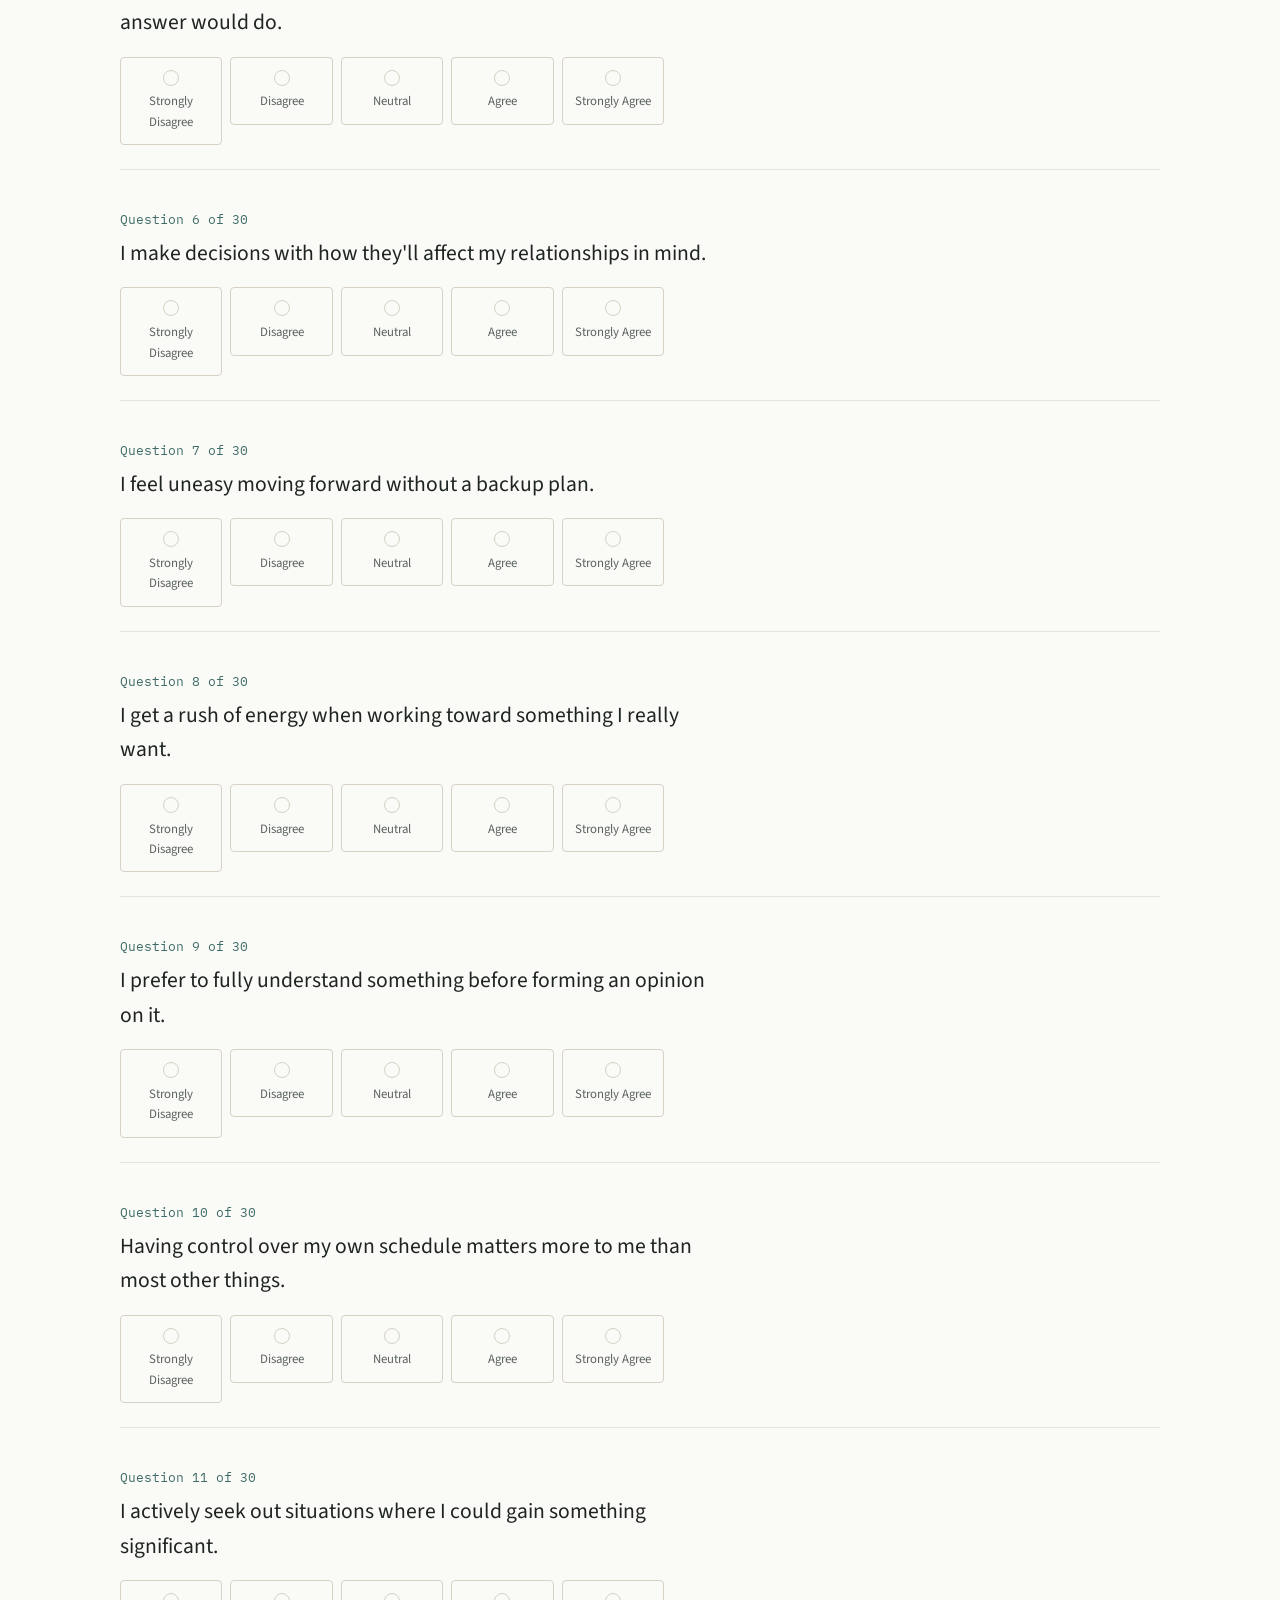
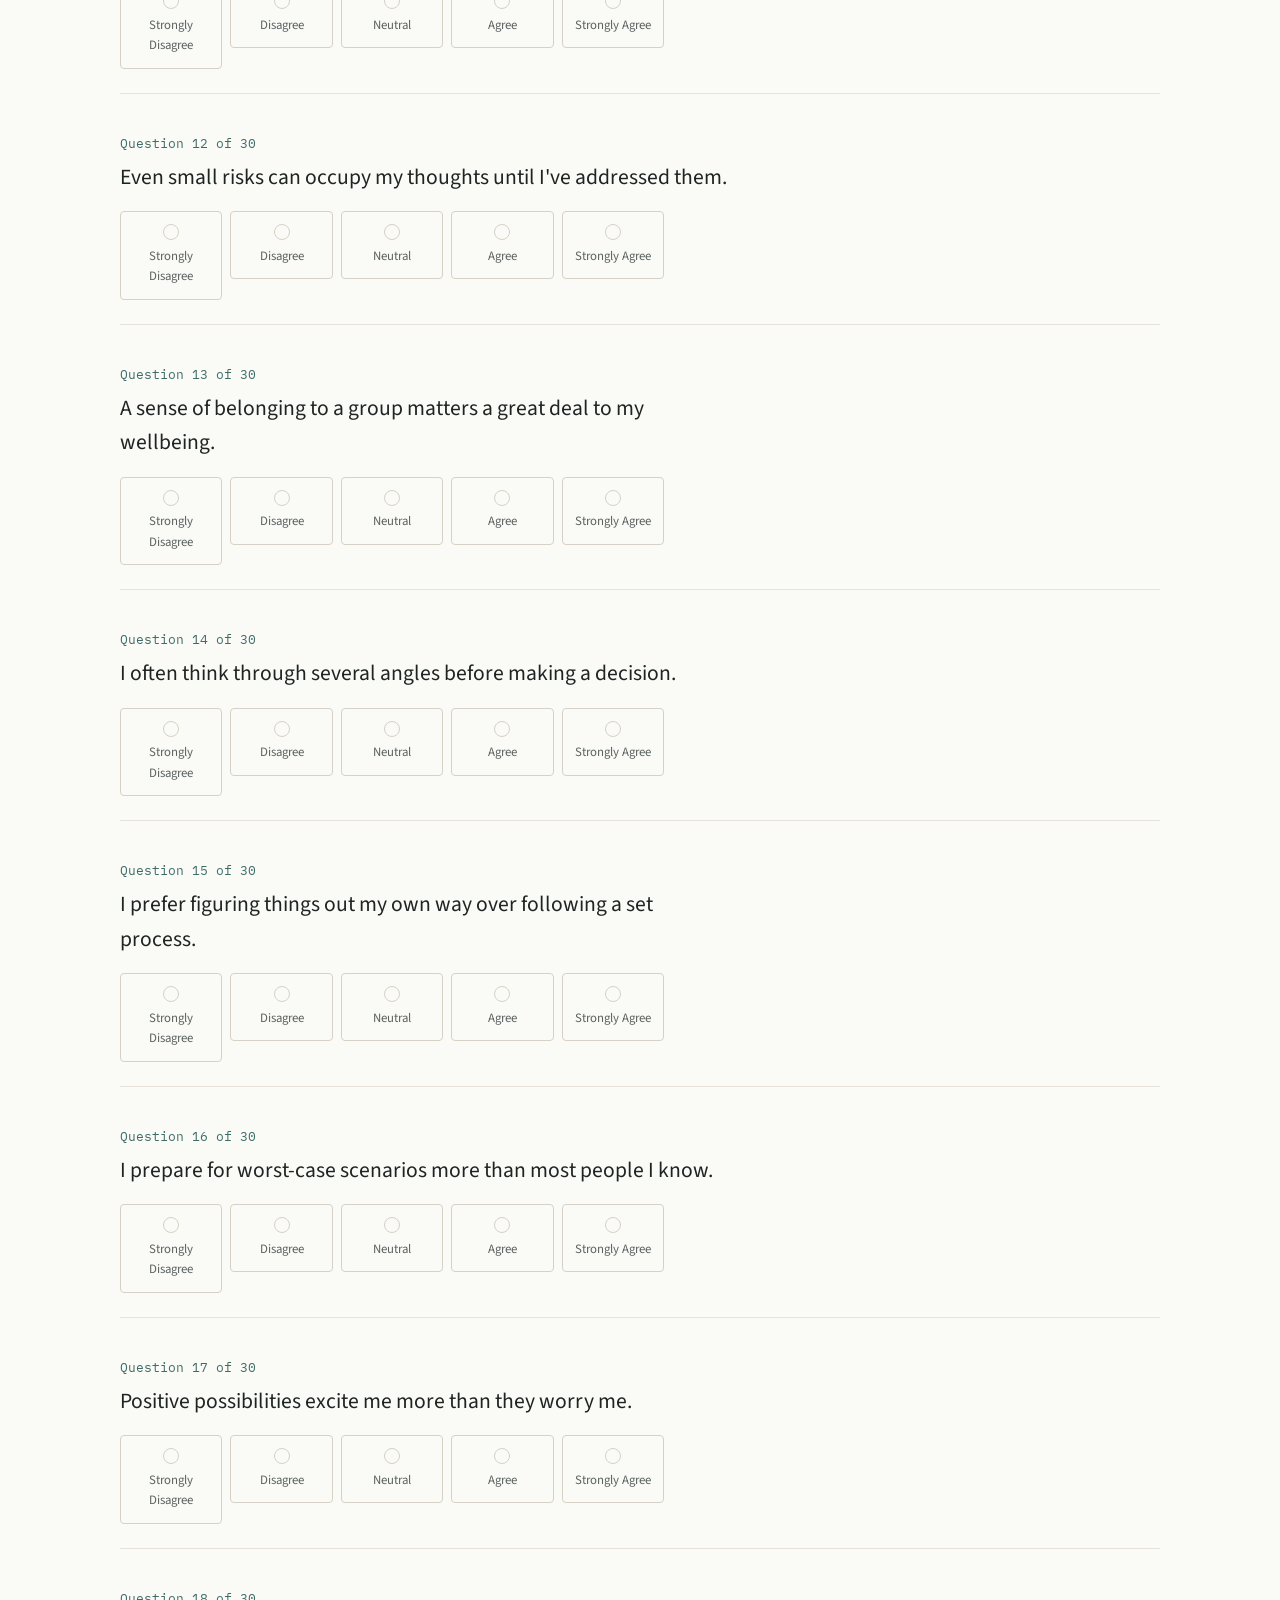
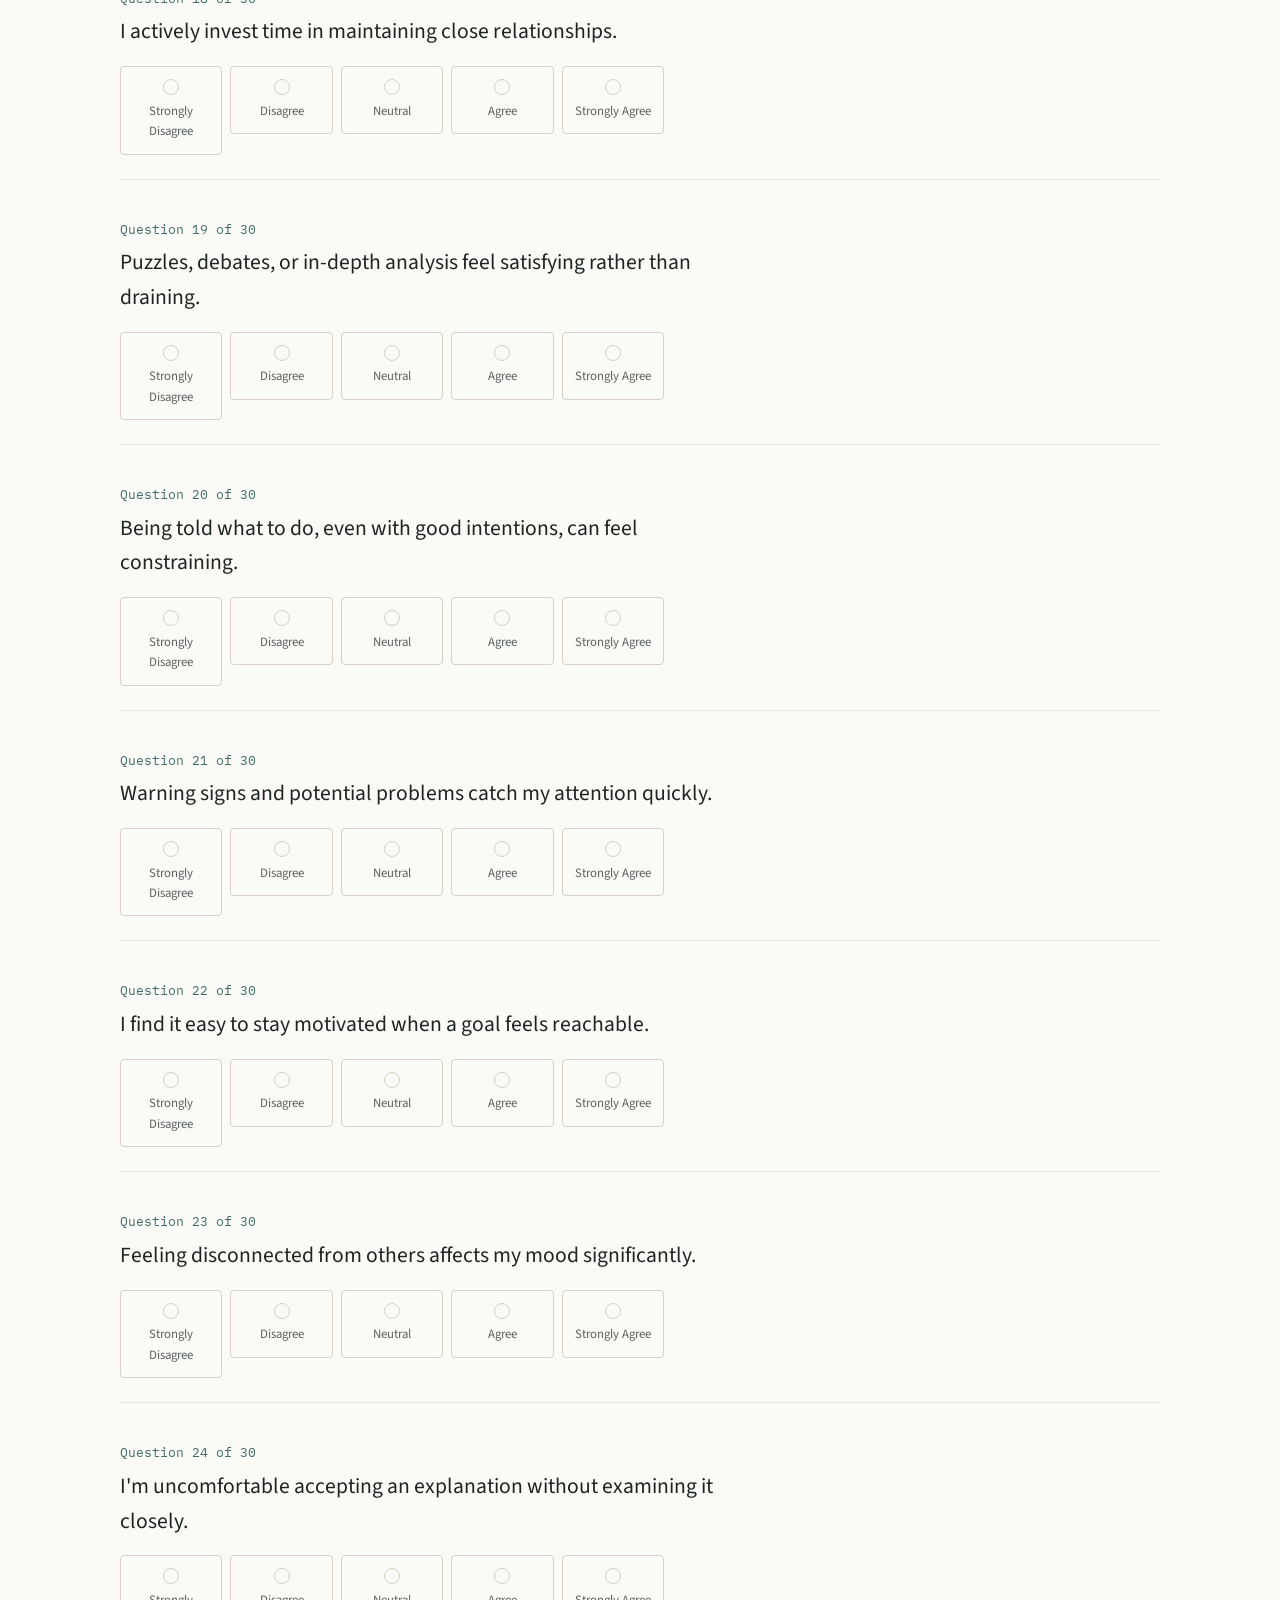
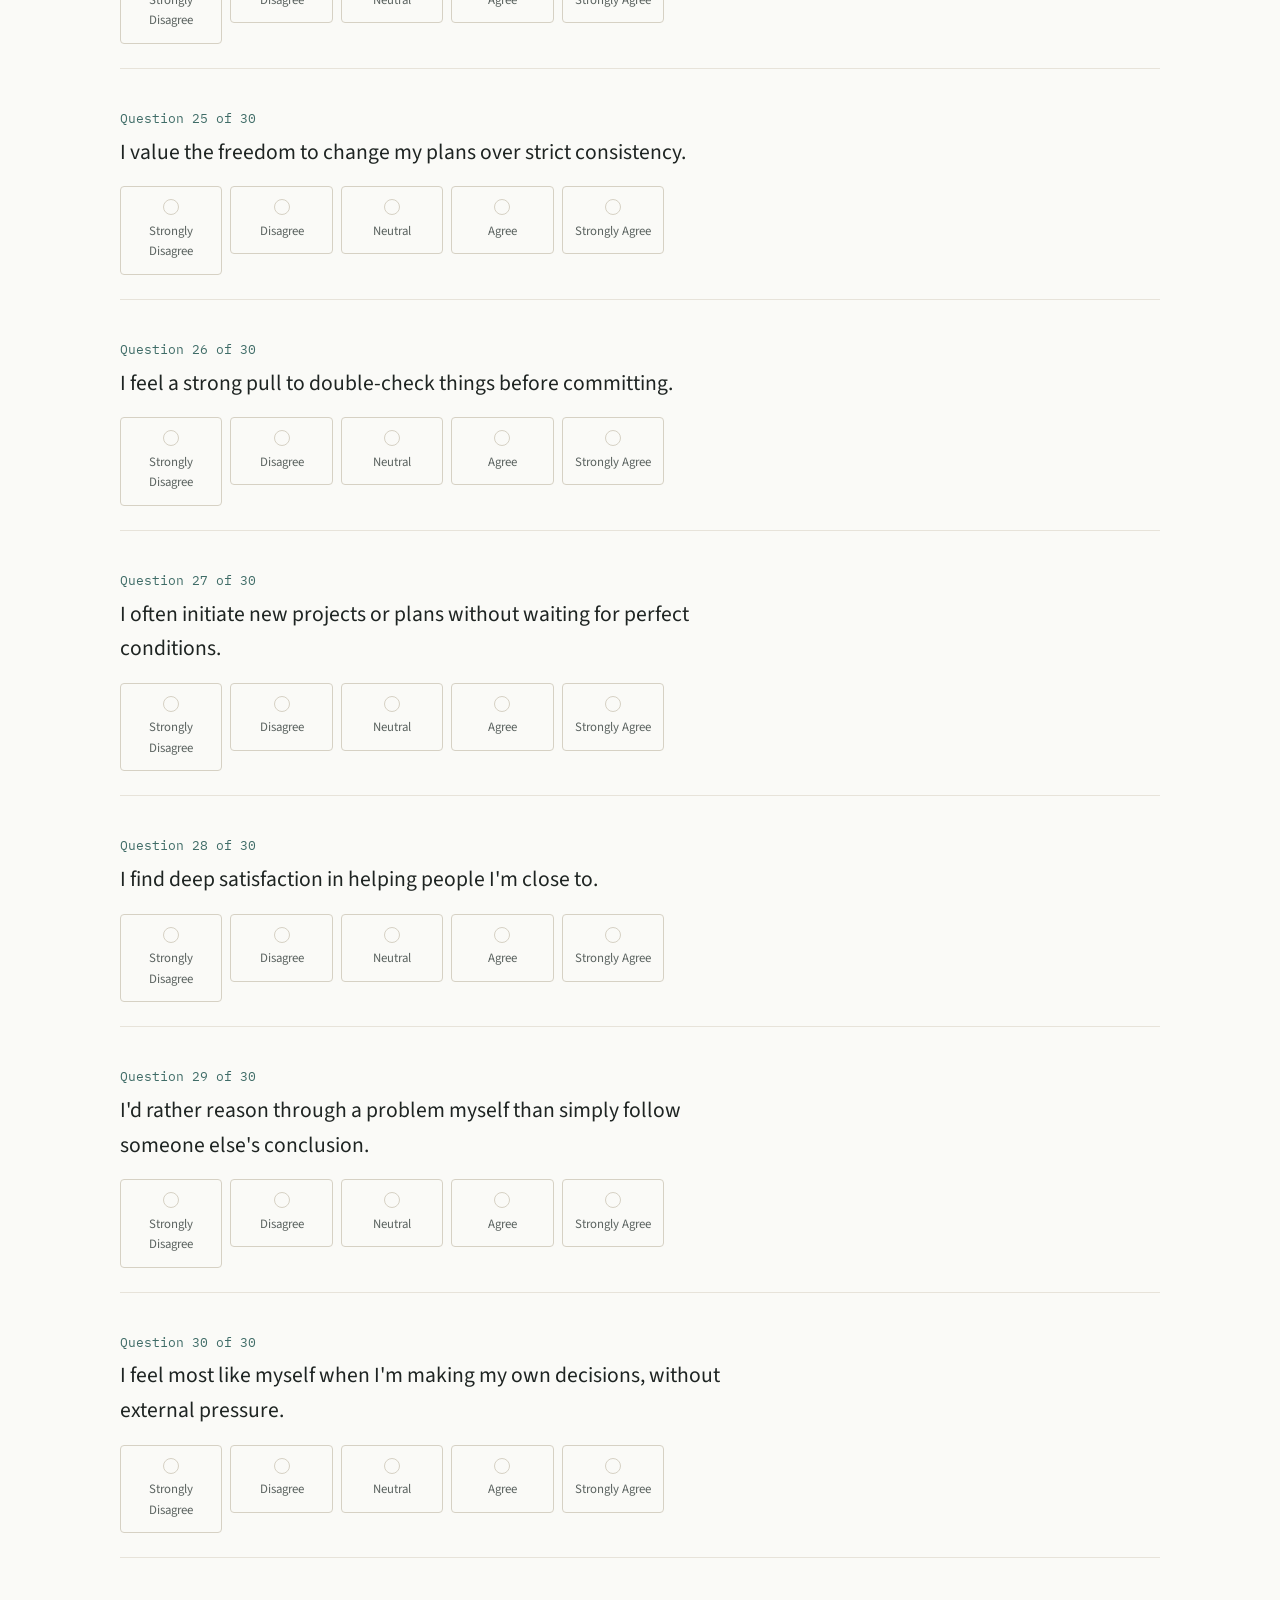
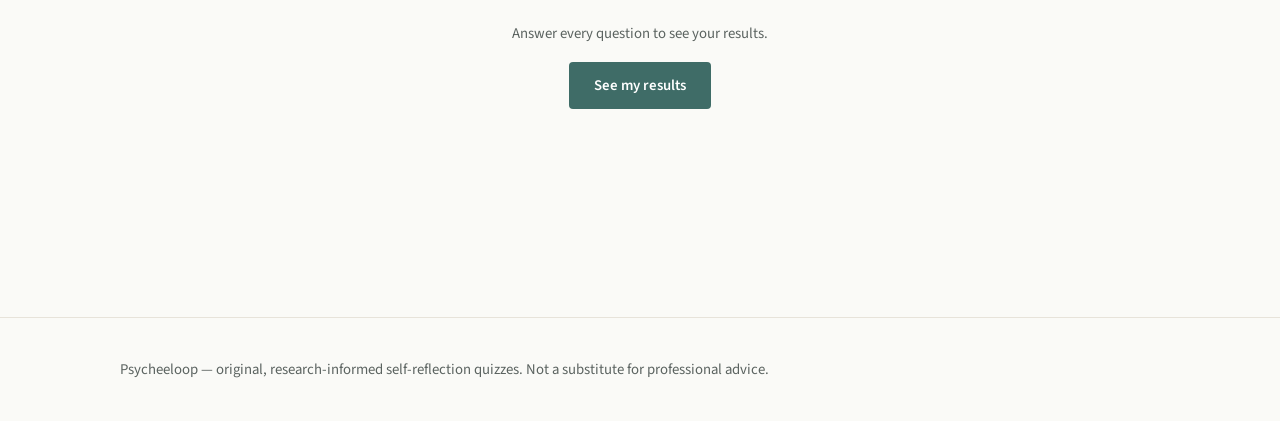
<file: quizzes/motivational-systems.html>
<!DOCTYPE html>
<html lang="en">
<head>
<meta charset="UTF-8">
<meta name="viewport" content="width=device-width, initial-scale=1.0">
<title>Motivational Systems Profile — Psycheeloop</title>
<meta name="description" content="An original personality framework built from validated motivational science.">
<link rel="preconnect" href="https://fonts.googleapis.com">
<link href="https://fonts.googleapis.com/css2?family=Fraunces:wght@500;600&family=Source+Sans+3:wght@400;600&family=IBM+Plex+Mono:wght@400;500&display=swap" rel="stylesheet">
<link rel="stylesheet" href="../css/theme.css">
<link rel="stylesheet" href="../css/quiz.css">
</head>
<body>

<div class="progress-track"><div class="progress-fill" id="progress-fill"></div></div>

<nav class="site-nav">
  <div class="container">
    <a class="brand" href="../index.html">
      <svg class="brand-mark" viewBox="0 0 24 24" aria-hidden="true">
        <circle cx="12" cy="12" r="10" fill="none" stroke="#3F6C67" stroke-width="1.5"/>
        <circle cx="12" cy="12" r="6" fill="none" stroke="#C97B5A" stroke-width="1.5"/>
        <circle cx="12" cy="12" r="2" fill="none" stroke="#91A98F" stroke-width="1.5"/>
      </svg>
      Psycheeloop
    </a>
    <a class="btn btn-secondary" href="../index.html">All quizzes</a>
  </div>
</nav>

<main class="container">

  <section id="quiz-section">
    <div class="quiz-header">
      <span class="eyebrow">Motivational Systems Profile</span>
      <h1>What Drives You?</h1>
      <p class="lede">An original framework built from five independently validated motivational science constructs — approach/threat sensitivity, cognitive style, and social/autonomy needs. You'll get a full profile plus your dominant pattern.</p>
      <div class="quiz-meta-row"><span id="submit-hint">0 of 30 answered</span></div>
    </div>

    <div class="question-list" id="question-list"></div>

    <div class="quiz-submit">
      <p class="hint">Answer every question to see your results.</p>
      <button class="btn btn-primary" id="submit-btn" disabled>See my results</button>
    </div>
  </section>

  <section id="results-section" style="display:none;">
    <div class="results-header">
      <span class="eyebrow">Your Motivational Systems Profile</span>
      <h2 class="result-headline" id="result-headline"></h2>
      <p class="result-sub" id="result-sub"></p>
    </div>

    <div class="chart-wrap">
      <div class="bar-chart" id="bar-chart"></div>
    </div>

    <div class="result-sections" id="result-cards"></div>

    <div class="disclaimer-box" id="result-disclaimer"></div>

    <div class="retake-row">
      <button class="btn btn-secondary" id="retake-btn">Retake the quiz</button>
    </div>
  </section>

</main>

<footer class="site-footer">
  <div class="container">Psycheeloop — original, research-informed self-reflection quizzes. Not a substitute for professional advice.</div>
</footer>

<script src="../data/motivational-systems.js"></script>
<script src="../js/quiz-engine.js"></script>
</body>
</html>
</file>
<file: css/theme.css>
/* ============================================================
   PSYCHEELOOP — THEME TOKENS
   Edit values below to restyle the entire site.
   Everything else in every stylesheet reads from these variables.
   ============================================================ */

:root {
  /* ---- Colors ---- */
  --color-paper:      #FAFAF7;  /* page background */
  --color-paper-dim:  #F2F0E9;  /* card / section background */
  --color-ink:        #1E2422;  /* primary text */
  --color-ink-soft:   #5B6360;  /* secondary text */
  --color-loop:       #3F6C67;  /* primary accent — teal */
  --color-loop-dark:  #2C4E4A;  /* primary accent, hover/dark state */
  --color-clay:       #C97B5A;  /* secondary accent — warm clay, used sparingly */
  --color-sage:       #91A98F;  /* tertiary accent — charts, success */
  --color-mist:       #E7E3DA;  /* borders, dividers */
  --color-mist-dark:  #D6D1C4;  /* stronger border */

  /* ---- Typography ---- */
  --font-display: 'Fraunces', Georgia, serif;
  --font-body:    'Source Sans 3', -apple-system, BlinkMacSystemFont, sans-serif;
  --font-mono:    'IBM Plex Mono', 'Courier New', monospace;

  /* ---- Type scale ---- */
  --size-xs:   0.8rem;
  --size-sm:   0.925rem;
  --size-base: 1.05rem;
  --size-lg:   1.35rem;
  --size-xl:   2rem;
  --size-2xl:  2.75rem;
  --size-3xl:  3.75rem;

  /* ---- Spacing ---- */
  --space-1: 0.5rem;
  --space-2: 1rem;
  --space-3: 1.5rem;
  --space-4: 2.5rem;
  --space-5: 4rem;
  --space-6: 6.5rem;

  /* ---- Layout ---- */
  --max-width: 68rem;
  --radius: 4px;
  --radius-lg: 10px;
}

@media (prefers-color-scheme: dark) {
  /* Reserved for future dark-mode support — site currently uses light theme only. */
}

/* ============================================================
   BASE
   ============================================================ */

* { box-sizing: border-box; }

html { scroll-behavior: smooth; }

body {
  margin: 0;
  background: var(--color-paper);
  color: var(--color-ink);
  font-family: var(--font-body);
  font-size: var(--size-base);
  line-height: 1.6;
  -webkit-font-smoothing: antialiased;
}

h1, h2, h3, h4 {
  font-family: var(--font-display);
  font-weight: 600;
  line-height: 1.15;
  margin: 0 0 var(--space-2);
  color: var(--color-ink);
}

h1 { font-size: var(--size-3xl); font-weight: 500; }
h2 { font-size: var(--size-2xl); }
h3 { font-size: var(--size-xl); }
h4 { font-size: var(--size-lg); font-weight: 600; }

p { margin: 0 0 var(--space-2); }

a { color: var(--color-loop); text-decoration: none; }
a:hover { color: var(--color-loop-dark); }

.eyebrow {
  font-family: var(--font-mono);
  font-size: var(--size-xs);
  letter-spacing: 0.08em;
  text-transform: uppercase;
  color: var(--color-ink-soft);
}

.container {
  max-width: var(--max-width);
  margin: 0 auto;
  padding: 0 var(--space-3);
}

/* Visible keyboard focus everywhere */
a:focus-visible, button:focus-visible, input:focus-visible, label:focus-visible {
  outline: 2px solid var(--color-loop);
  outline-offset: 3px;
}

@media (prefers-reduced-motion: reduce) {
  * { animation-duration: 0.001ms !important; animation-iteration-count: 1 !important; transition-duration: 0.001ms !important; }
  html { scroll-behavior: auto; }
}

/* ============================================================
   NAV
   ============================================================ */

.site-nav {
  padding: var(--space-3) 0;
  border-bottom: 1px solid var(--color-mist);
}

.site-nav .container {
  display: flex;
  align-items: center;
  justify-content: space-between;
}

.brand {
  font-family: var(--font-display);
  font-size: var(--size-lg);
  font-weight: 600;
  color: var(--color-ink);
  display: flex;
  align-items: center;
  gap: 0.5rem;
}

.brand-mark {
  width: 22px;
  height: 22px;
  flex-shrink: 0;
}

/* ============================================================
   BUTTONS
   ============================================================ */

.btn {
  display: inline-flex;
  align-items: center;
  gap: 0.5rem;
  font-family: var(--font-body);
  font-size: var(--size-sm);
  font-weight: 600;
  padding: 0.75rem 1.5rem;
  border-radius: var(--radius);
  border: 1px solid transparent;
  cursor: pointer;
  transition: background 0.15s ease, color 0.15s ease, border-color 0.15s ease;
}

.btn-primary {
  background: var(--color-loop);
  color: #fff;
}
.btn-primary:hover { background: var(--color-loop-dark); color: #fff; }

.btn-secondary {
  background: transparent;
  border-color: var(--color-mist-dark);
  color: var(--color-ink);
}
.btn-secondary:hover { border-color: var(--color-loop); color: var(--color-loop); }

/* ============================================================
   FOOTER
   ============================================================ */

.site-footer {
  border-top: 1px solid var(--color-mist);
  padding: var(--space-4) 0;
  margin-top: var(--space-6);
  color: var(--color-ink-soft);
  font-size: var(--size-sm);
}
</file>
<file: css/home.css>
/* ============================================================
   PSYCHEELOOP — HOME PAGE STYLES
   Reads color/type/spacing values from theme.css.
   ============================================================ */

.hero {
  padding: var(--space-6) 0 var(--space-5);
  text-align: center;
}

.hero-mark {
  width: 96px;
  height: 96px;
  margin: 0 auto var(--space-3);
}

.hero-mark circle {
  fill: none;
  stroke-width: 1.5;
  transform-origin: 50% 50%;
}

.ring-outer  { stroke: var(--color-loop);  animation: spin-slow 40s linear infinite; }
.ring-middle { stroke: var(--color-clay);  animation: spin-slow-reverse 30s linear infinite; }
.ring-inner  { stroke: var(--color-sage);  animation: spin-slow 22s linear infinite; }

@keyframes spin-slow { from { transform: rotate(0deg); } to { transform: rotate(360deg); } }
@keyframes spin-slow-reverse { from { transform: rotate(0deg); } to { transform: rotate(-360deg); } }

.hero h1 {
  max-width: 40rem;
  margin: 0 auto var(--space-2);
}

.hero p.lede {
  max-width: 34rem;
  margin: 0 auto;
  font-size: var(--size-lg);
  color: var(--color-ink-soft);
}

.hero .eyebrow { display: block; margin-bottom: var(--space-2); }

/* ---- Quiz grid ---- */

.quiz-grid {
  display: grid;
  grid-template-columns: repeat(auto-fit, minmax(280px, 1fr));
  gap: var(--space-3);
  padding: var(--space-2) 0 var(--space-6);
}

.quiz-card {
  background: var(--color-paper-dim);
  border: 1px solid var(--color-mist);
  border-radius: var(--radius-lg);
  padding: var(--space-3);
  display: flex;
  flex-direction: column;
  gap: var(--space-1);
  transition: border-color 0.15s ease, transform 0.15s ease;
}

.quiz-card:hover {
  border-color: var(--color-loop);
  transform: translateY(-2px);
}

.quiz-card .eyebrow { color: var(--color-loop); }

.quiz-card h3 {
  margin-bottom: var(--space-1);
}

.quiz-card p {
  color: var(--color-ink-soft);
  font-size: var(--size-sm);
  flex-grow: 1;
}

.quiz-card .quiz-meta {
  font-family: var(--font-mono);
  font-size: var(--size-xs);
  color: var(--color-ink-soft);
  margin-bottom: var(--space-1);
}

.quiz-card a.card-link {
  font-family: var(--font-mono);
  font-size: var(--size-xs);
  text-transform: uppercase;
  letter-spacing: 0.06em;
  color: var(--color-ink);
  font-weight: 600;
  margin-top: var(--space-1);
}

.quiz-card a.card-link:hover { color: var(--color-loop); }

.coming-soon {
  opacity: 0.55;
}
.coming-soon .card-link { pointer-events: none; }

.section-intro {
  max-width: 40rem;
  margin-bottom: var(--space-3);
}
</file>
<file: css/quiz.css>
/* ============================================================
   PSYCHEELOOP — QUIZ PAGE STYLES
   Shared by every quiz (Likert-style and multiple-choice).
   Reads color/type/spacing values from theme.css.
   ============================================================ */

.quiz-header {
  padding: var(--space-5) 0 var(--space-3);
  border-bottom: 1px solid var(--color-mist);
  margin-bottom: var(--space-4);
}

.quiz-header .eyebrow { margin-bottom: var(--space-1); }

.quiz-header p.lede {
  color: var(--color-ink-soft);
  font-size: var(--size-lg);
  max-width: 40rem;
}

.quiz-meta-row {
  display: flex;
  gap: var(--space-3);
  margin-top: var(--space-2);
  font-family: var(--font-mono);
  font-size: var(--size-xs);
  color: var(--color-ink-soft);
}

/* ---- Progress bar ---- */

.progress-track {
  position: sticky;
  top: 0;
  height: 3px;
  background: var(--color-mist);
  z-index: 10;
}
.progress-fill {
  height: 100%;
  background: var(--color-loop);
  width: 0%;
  transition: width 0.2s ease;
}

/* ---- Questions ---- */

.question-list {
  display: flex;
  flex-direction: column;
  gap: var(--space-4);
  padding-bottom: var(--space-4);
}

.question-block {
  padding-bottom: var(--space-3);
  border-bottom: 1px solid var(--color-mist);
}

.question-number {
  font-family: var(--font-mono);
  font-size: var(--size-xs);
  color: var(--color-loop);
  margin-bottom: 0.4rem;
  display: block;
}

.question-text {
  font-size: var(--size-lg);
  margin-bottom: var(--space-2);
  max-width: 38rem;
}

/* Likert scale */

.likert-scale {
  display: grid;
  grid-template-columns: repeat(5, 1fr);
  gap: 0.5rem;
  max-width: 34rem;
}

.likert-option {
  position: relative;
}

.likert-option input {
  position: absolute;
  opacity: 0;
  width: 100%;
  height: 100%;
  margin: 0;
  cursor: pointer;
}

.likert-option label {
  display: flex;
  flex-direction: column;
  align-items: center;
  gap: 0.35rem;
  padding: 0.75rem 0.4rem;
  border: 1px solid var(--color-mist-dark);
  border-radius: var(--radius);
  cursor: pointer;
  text-align: center;
  font-size: var(--size-xs);
  color: var(--color-ink-soft);
  transition: border-color 0.15s ease, background 0.15s ease, color 0.15s ease;
}

.likert-option .dot {
  width: 16px;
  height: 16px;
  border-radius: 50%;
  border: 1.5px solid var(--color-mist-dark);
}

.likert-option input:checked + label {
  border-color: var(--color-loop);
  background: var(--color-paper-dim);
  color: var(--color-ink);
}
.likert-option input:checked + label .dot {
  background: var(--color-loop);
  border-color: var(--color-loop);
}
.likert-option input:focus-visible + label {
  outline: 2px solid var(--color-loop);
  outline-offset: 2px;
}

/* Multiple choice (used by Logical Reasoning) */

.mc-options {
  display: flex;
  flex-direction: column;
  gap: 0.6rem;
  max-width: 32rem;
}

.mc-option label {
  display: flex;
  align-items: flex-start;
  gap: 0.7rem;
  padding: 0.7rem 0.9rem;
  border: 1px solid var(--color-mist-dark);
  border-radius: var(--radius);
  cursor: pointer;
  transition: border-color 0.15s ease, background 0.15s ease;
}

.mc-option input {
  margin-top: 0.2rem;
}

.mc-option input:checked + span {
  font-weight: 600;
}

.mc-option:has(input:checked) label {
  border-color: var(--color-loop);
  background: var(--color-paper-dim);
}

/* ---- Submit area ---- */

.quiz-submit {
  padding: var(--space-3) 0 var(--space-6);
  text-align: center;
}

.quiz-submit p.hint {
  font-size: var(--size-sm);
  color: var(--color-ink-soft);
  margin-bottom: var(--space-2);
}

/* ============================================================
   RESULTS
   ============================================================ */

.results-header {
  text-align: center;
  padding: var(--space-5) 0 var(--space-4);
}

.results-header .eyebrow { display: block; margin-bottom: var(--space-1); }

.result-headline {
  font-size: var(--size-2xl);
  margin-bottom: var(--space-1);
}

.result-sub {
  color: var(--color-ink-soft);
  max-width: 34rem;
  margin: 0 auto;
}

/* Chart */

.chart-wrap {
  max-width: 28rem;
  margin: var(--space-4) auto;
}

.bar-chart {
  display: flex;
  flex-direction: column;
  gap: var(--space-2);
}

.bar-row .bar-label {
  display: flex;
  justify-content: space-between;
  font-family: var(--font-mono);
  font-size: var(--size-xs);
  margin-bottom: 0.3rem;
}

.bar-track {
  height: 10px;
  background: var(--color-mist);
  border-radius: 6px;
  overflow: hidden;
}

.bar-fill {
  height: 100%;
  background: var(--color-loop);
  border-radius: 6px;
  width: 0%;
  transition: width 0.6s ease;
}

/* Result detail cards */

.result-sections {
  display: flex;
  flex-direction: column;
  gap: var(--space-3);
  padding: var(--space-3) 0 var(--space-6);
}

.result-card {
  background: var(--color-paper-dim);
  border: 1px solid var(--color-mist);
  border-radius: var(--radius-lg);
  padding: var(--space-4);
}

.result-card h3 {
  display: flex;
  align-items: center;
  gap: 0.6rem;
}

.result-card .score-tag {
  font-family: var(--font-mono);
  font-size: var(--size-xs);
  color: var(--color-loop);
  background: var(--color-paper);
  border: 1px solid var(--color-mist-dark);
  padding: 0.2rem 0.6rem;
  border-radius: 999px;
  margin-left: auto;
}

.result-card h4 {
  font-size: var(--size-sm);
  text-transform: uppercase;
  letter-spacing: 0.04em;
  color: var(--color-loop);
  margin: var(--space-2) 0 0.4rem;
}

.result-card p, .result-card li {
  color: var(--color-ink-soft);
  font-size: var(--size-sm);
}

.result-card ul { margin: 0; padding-left: 1.2rem; }

.disclaimer-box {
  border-left: 3px solid var(--color-clay);
  padding: var(--space-2) var(--space-3);
  background: var(--color-paper-dim);
  font-size: var(--size-sm);
  color: var(--color-ink-soft);
  margin: var(--space-3) 0;
}

.retake-row {
  text-align: center;
  padding: var(--space-3) 0 var(--space-6);
}
</file>
